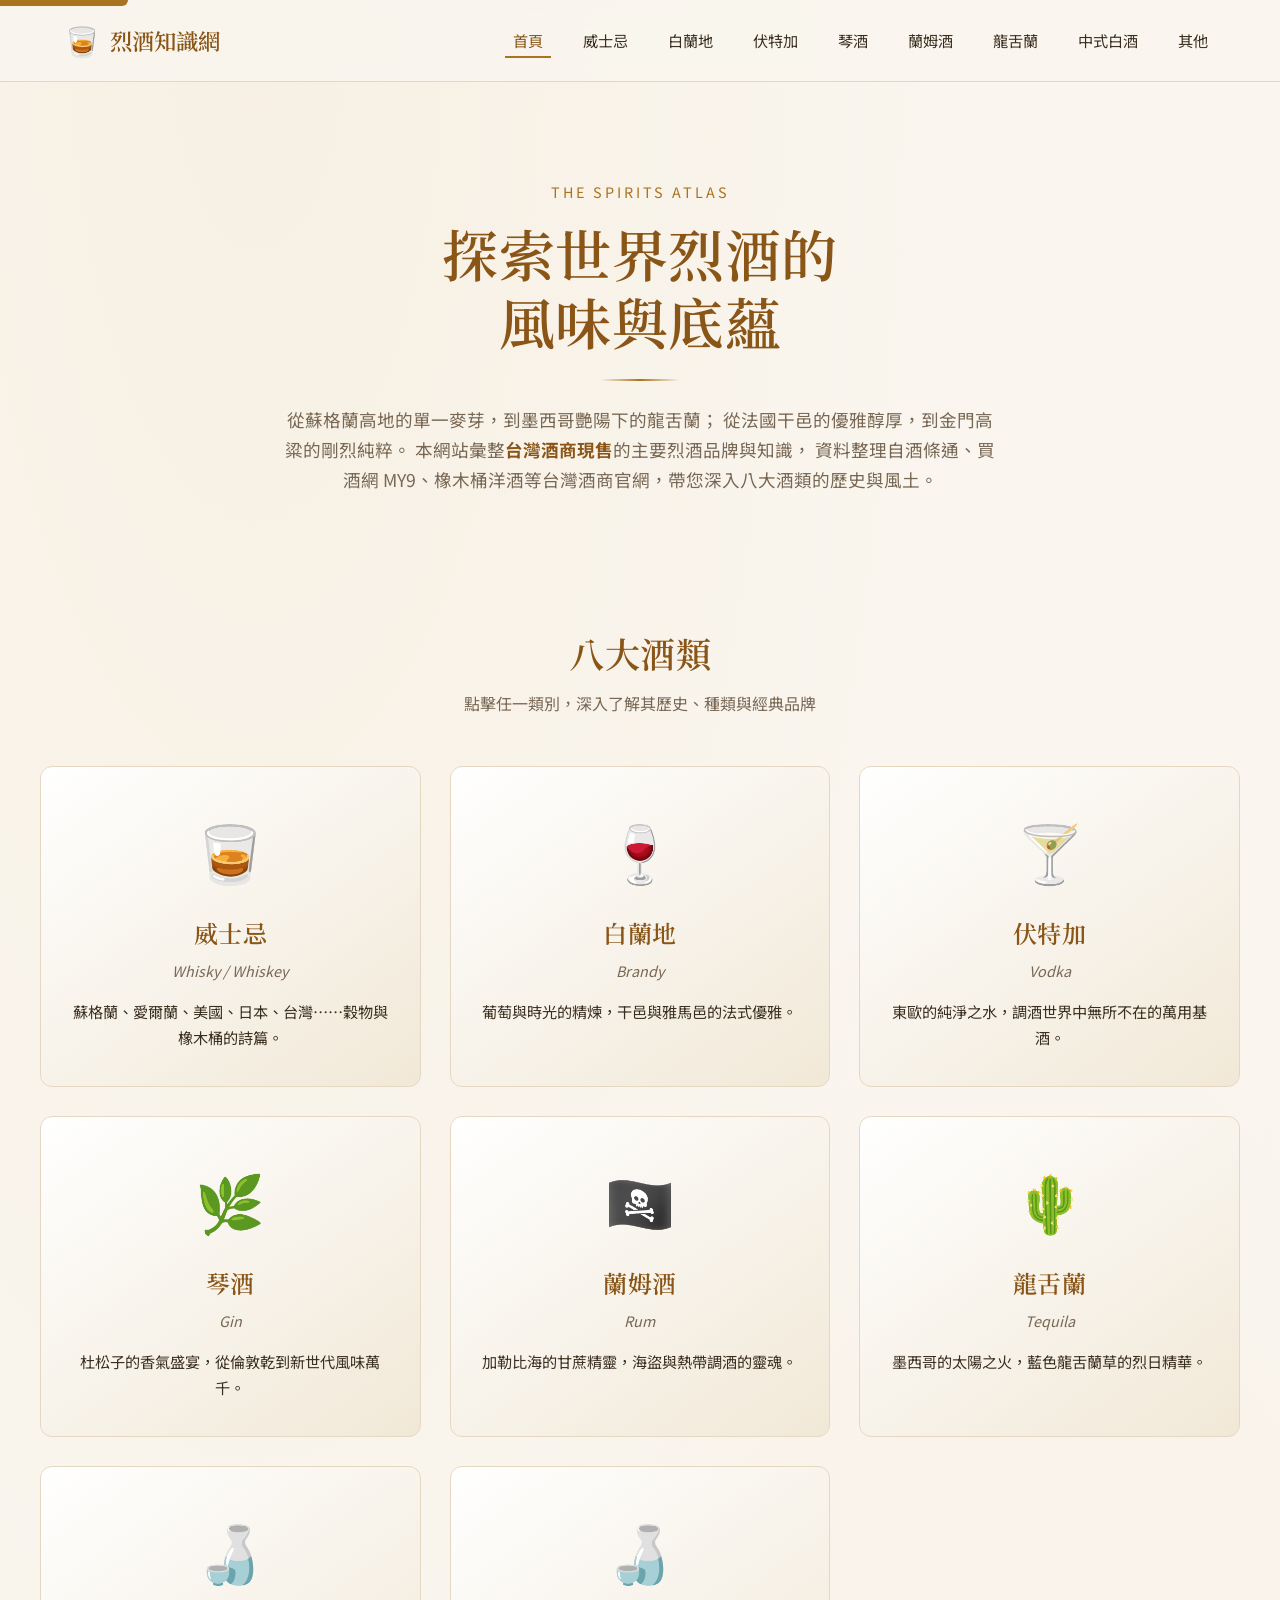
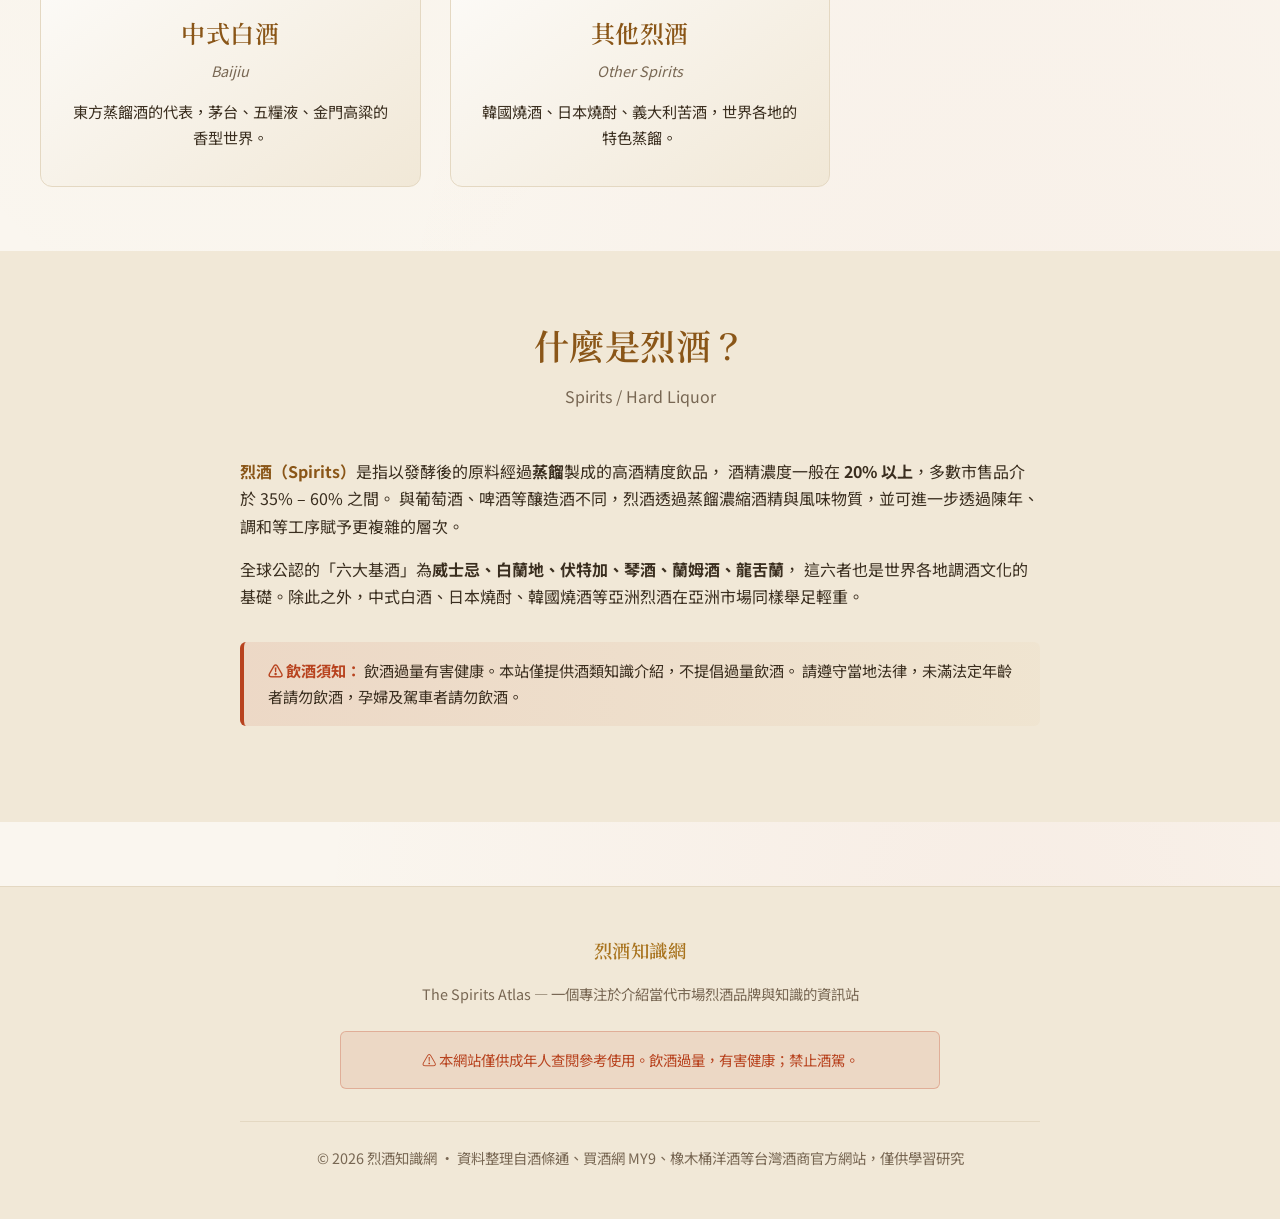
<file: index.html>
<!DOCTYPE html>
<html lang="zh-Hant">
<head>
  <meta charset="UTF-8">
  <meta name="viewport" content="width=device-width, initial-scale=1.0">
  <title>烈酒知識網 | The Spirits Atlas</title>
  <meta name="description" content="探索全球烈酒世界：威士忌、白蘭地、伏特加、琴酒、蘭姆酒、龍舌蘭、中式白酒等市場現售烈酒品牌與知識。">
  <link rel="preconnect" href="https://fonts.googleapis.com">
  <link rel="preconnect" href="https://fonts.gstatic.com" crossorigin>
  <link href="https://fonts.googleapis.com/css2?family=Noto+Sans+TC:wght@400;500;700&family=Noto+Serif+TC:wght@500;600;700&display=swap" rel="stylesheet">
  <link rel="stylesheet" href="css/style.css">
</head>
<body>

  <!-- 導覽列 -->
  <nav class="navbar">
    <div class="nav-container">
      <a href="index.html" class="nav-logo">
        <span class="logo-icon">🥃</span>
        <span>烈酒知識網</span>
      </a>
      <ul class="nav-menu">
        <li><a href="index.html">首頁</a></li>
        <li><a href="pages/whisky.html">威士忌</a></li>
        <li><a href="pages/brandy.html">白蘭地</a></li>
        <li><a href="pages/vodka.html">伏特加</a></li>
        <li><a href="pages/gin.html">琴酒</a></li>
        <li><a href="pages/rum.html">蘭姆酒</a></li>
        <li><a href="pages/tequila.html">龍舌蘭</a></li>
        <li><a href="pages/baijiu.html">中式白酒</a></li>
        <li><a href="pages/others.html">其他</a></li>
      </ul>
    </div>
  </nav>

  <!-- 英雄區 -->
  <section class="hero fade-in">
    <span class="hero-subtitle">The Spirits Atlas</span>
    <h1>探索世界烈酒的<br>風味與底蘊</h1>
    <div class="hero-divider"></div>
    <p class="hero-description">
      從蘇格蘭高地的單一麥芽，到墨西哥艷陽下的龍舌蘭；
      從法國干邑的優雅醇厚，到金門高粱的剛烈純粹。
      本網站彙整<strong style="color:var(--color-amber-light);">台灣酒商現售</strong>的主要烈酒品牌與知識，
      資料整理自酒條通、買酒網 MY9、橡木桶洋酒等台灣酒商官網，帶您深入八大酒類的歷史與風土。
    </p>
  </section>

  <!-- 類別卡片 -->
  <section class="section">
    <h2 class="section-title">八大酒類</h2>
    <p class="section-subtitle">點擊任一類別，深入了解其歷史、種類與經典品牌</p>

    <div class="category-grid">
      <a href="pages/whisky.html" class="category-card fade-in fade-in-delay-1">
        <span class="category-icon">🥃</span>
        <h3>威士忌</h3>
        <span class="category-en">Whisky / Whiskey</span>
        <p>蘇格蘭、愛爾蘭、美國、日本、台灣⋯⋯穀物與橡木桶的詩篇。</p>
      </a>

      <a href="pages/brandy.html" class="category-card fade-in fade-in-delay-1">
        <span class="category-icon">🍷</span>
        <h3>白蘭地</h3>
        <span class="category-en">Brandy</span>
        <p>葡萄與時光的精煉，干邑與雅馬邑的法式優雅。</p>
      </a>

      <a href="pages/vodka.html" class="category-card fade-in fade-in-delay-2">
        <span class="category-icon">🍸</span>
        <h3>伏特加</h3>
        <span class="category-en">Vodka</span>
        <p>東歐的純淨之水，調酒世界中無所不在的萬用基酒。</p>
      </a>

      <a href="pages/gin.html" class="category-card fade-in fade-in-delay-2">
        <span class="category-icon">🌿</span>
        <h3>琴酒</h3>
        <span class="category-en">Gin</span>
        <p>杜松子的香氣盛宴，從倫敦乾到新世代風味萬千。</p>
      </a>

      <a href="pages/rum.html" class="category-card fade-in fade-in-delay-3">
        <span class="category-icon">🏴‍☠️</span>
        <h3>蘭姆酒</h3>
        <span class="category-en">Rum</span>
        <p>加勒比海的甘蔗精靈，海盜與熱帶調酒的靈魂。</p>
      </a>

      <a href="pages/tequila.html" class="category-card fade-in fade-in-delay-3">
        <span class="category-icon">🌵</span>
        <h3>龍舌蘭</h3>
        <span class="category-en">Tequila</span>
        <p>墨西哥的太陽之火，藍色龍舌蘭草的烈日精華。</p>
      </a>

      <a href="pages/baijiu.html" class="category-card fade-in fade-in-delay-3">
        <span class="category-icon">🍶</span>
        <h3>中式白酒</h3>
        <span class="category-en">Baijiu</span>
        <p>東方蒸餾酒的代表，茅台、五糧液、金門高粱的香型世界。</p>
      </a>

      <a href="pages/others.html" class="category-card fade-in fade-in-delay-3">
        <span class="category-icon">🍶</span>
        <h3>其他烈酒</h3>
        <span class="category-en">Other Spirits</span>
        <p>韓國燒酒、日本燒酎、義大利苦酒，世界各地的特色蒸餾。</p>
      </a>
    </div>
  </section>

  <!-- 什麼是烈酒 -->
  <section class="section" style="background:var(--color-bg-soft);">
    <div class="container">
      <h2 class="section-title">什麼是烈酒？</h2>
      <p class="section-subtitle">Spirits / Hard Liquor</p>

      <div style="max-width:800px;margin:0 auto;">
        <p>
          <strong style="color:var(--color-amber-light);">烈酒（Spirits）</strong>是指以發酵後的原料經過<strong>蒸餾</strong>製成的高酒精度飲品，
          酒精濃度一般在 <strong>20% 以上</strong>，多數市售品介於 35% – 60% 之間。
          與葡萄酒、啤酒等釀造酒不同，烈酒透過蒸餾濃縮酒精與風味物質，並可進一步透過陳年、調和等工序賦予更複雜的層次。
        </p>

        <p>
          全球公認的「六大基酒」為<strong>威士忌、白蘭地、伏特加、琴酒、蘭姆酒、龍舌蘭</strong>，
          這六者也是世界各地調酒文化的基礎。除此之外，中式白酒、日本燒酎、韓國燒酒等亞洲烈酒在亞洲市場同樣舉足輕重。
        </p>

        <div class="notice-banner">
          <strong>⚠ 飲酒須知：</strong>
          飲酒過量有害健康。本站僅提供酒類知識介紹，不提倡過量飲酒。
          請遵守當地法律，未滿法定年齡者請勿飲酒，孕婦及駕車者請勿飲酒。
        </div>
      </div>
    </div>
  </section>

  <!-- 頁尾 -->
  <footer class="footer">
    <div class="footer-content">
      <h4>烈酒知識網</h4>
      <p>The Spirits Atlas — 一個專注於介紹當代市場烈酒品牌與知識的資訊站</p>

      <div class="disclaimer">
        ⚠ 本網站僅供成年人查閱參考使用。飲酒過量，有害健康；禁止酒駕。
      </div>

      <div class="footer-bottom">
        <p>© 2026 烈酒知識網 · 資料整理自酒條通、買酒網 MY9、橡木桶洋酒等台灣酒商官方網站，僅供學習研究</p>
      </div>
    </div>
  </footer>

  <!-- 返回頂部 -->
  <button class="back-to-top" id="backToTop" aria-label="返回頂部">↑</button>

  <script src="data/spirits.js"></script>
  <script src="data/wiki-images.js"></script>
  <script src="js/main.js"></script>
</body>
</html>
</file>
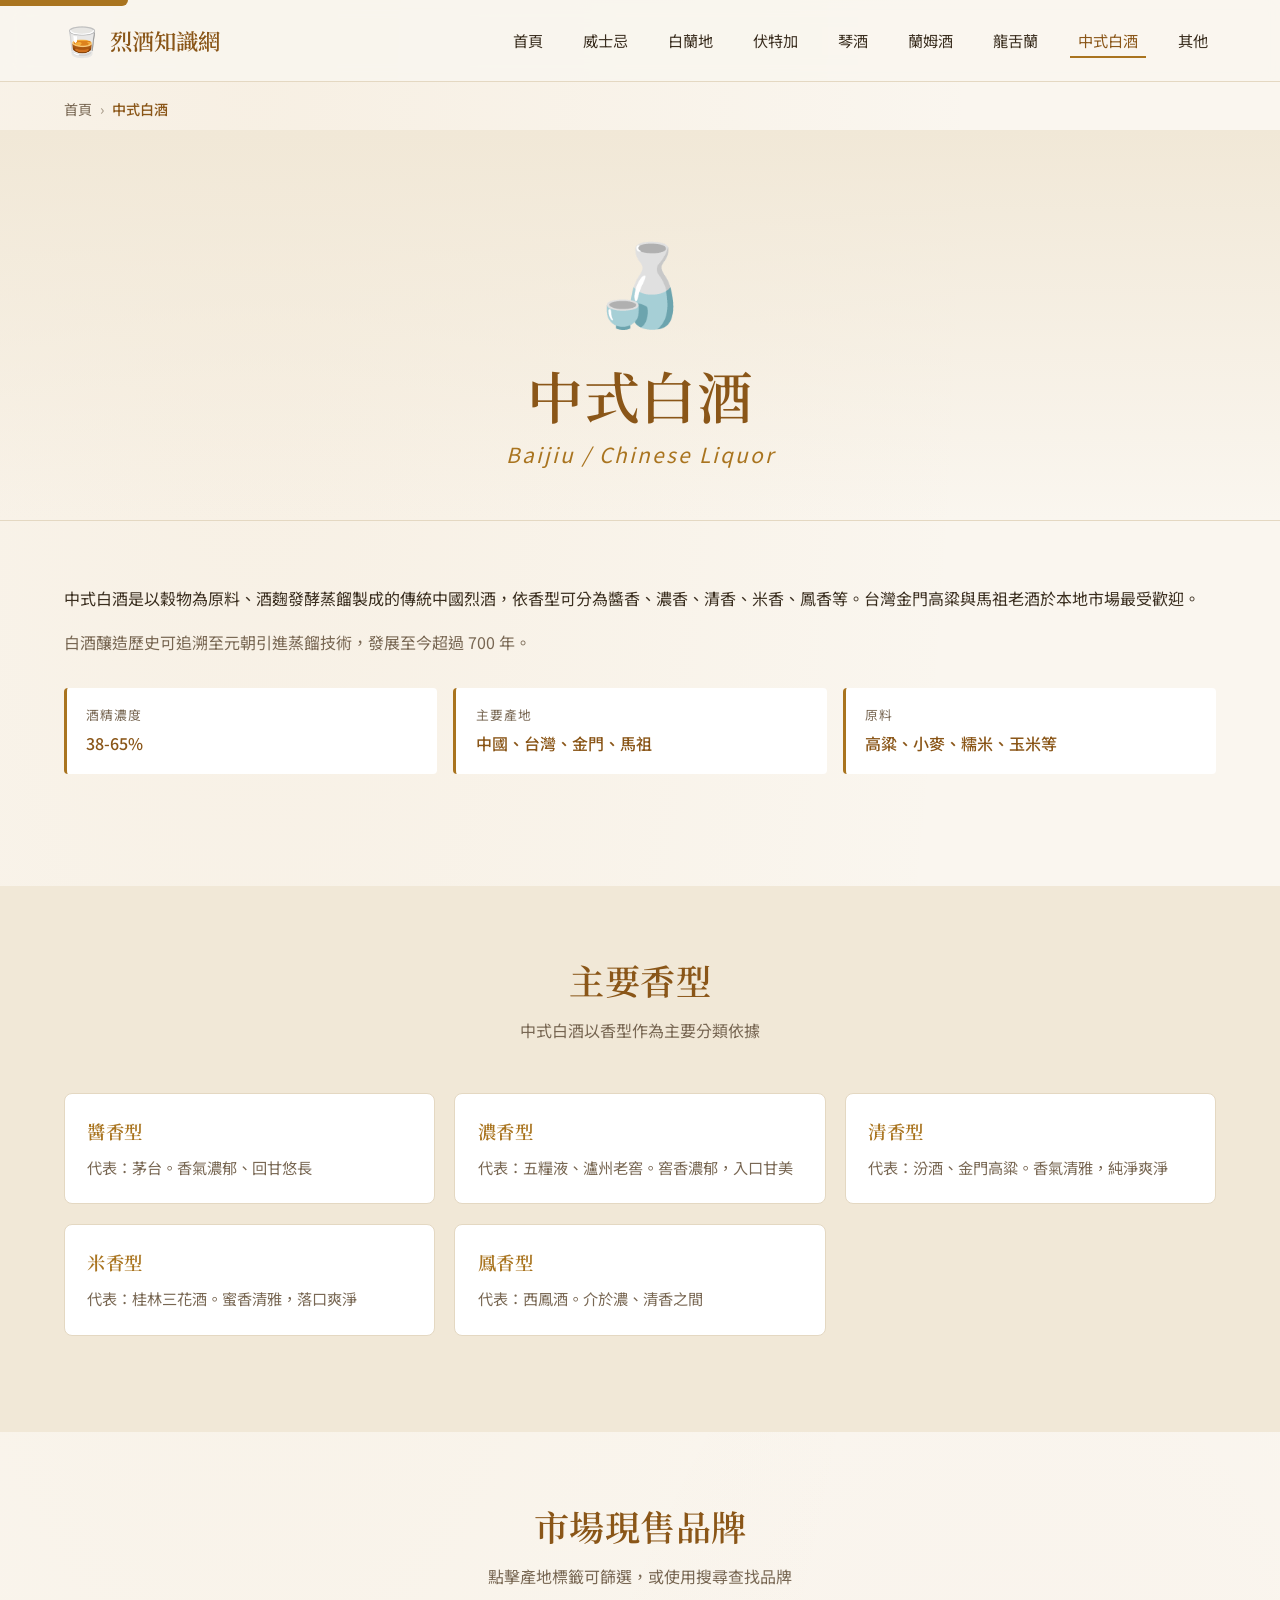
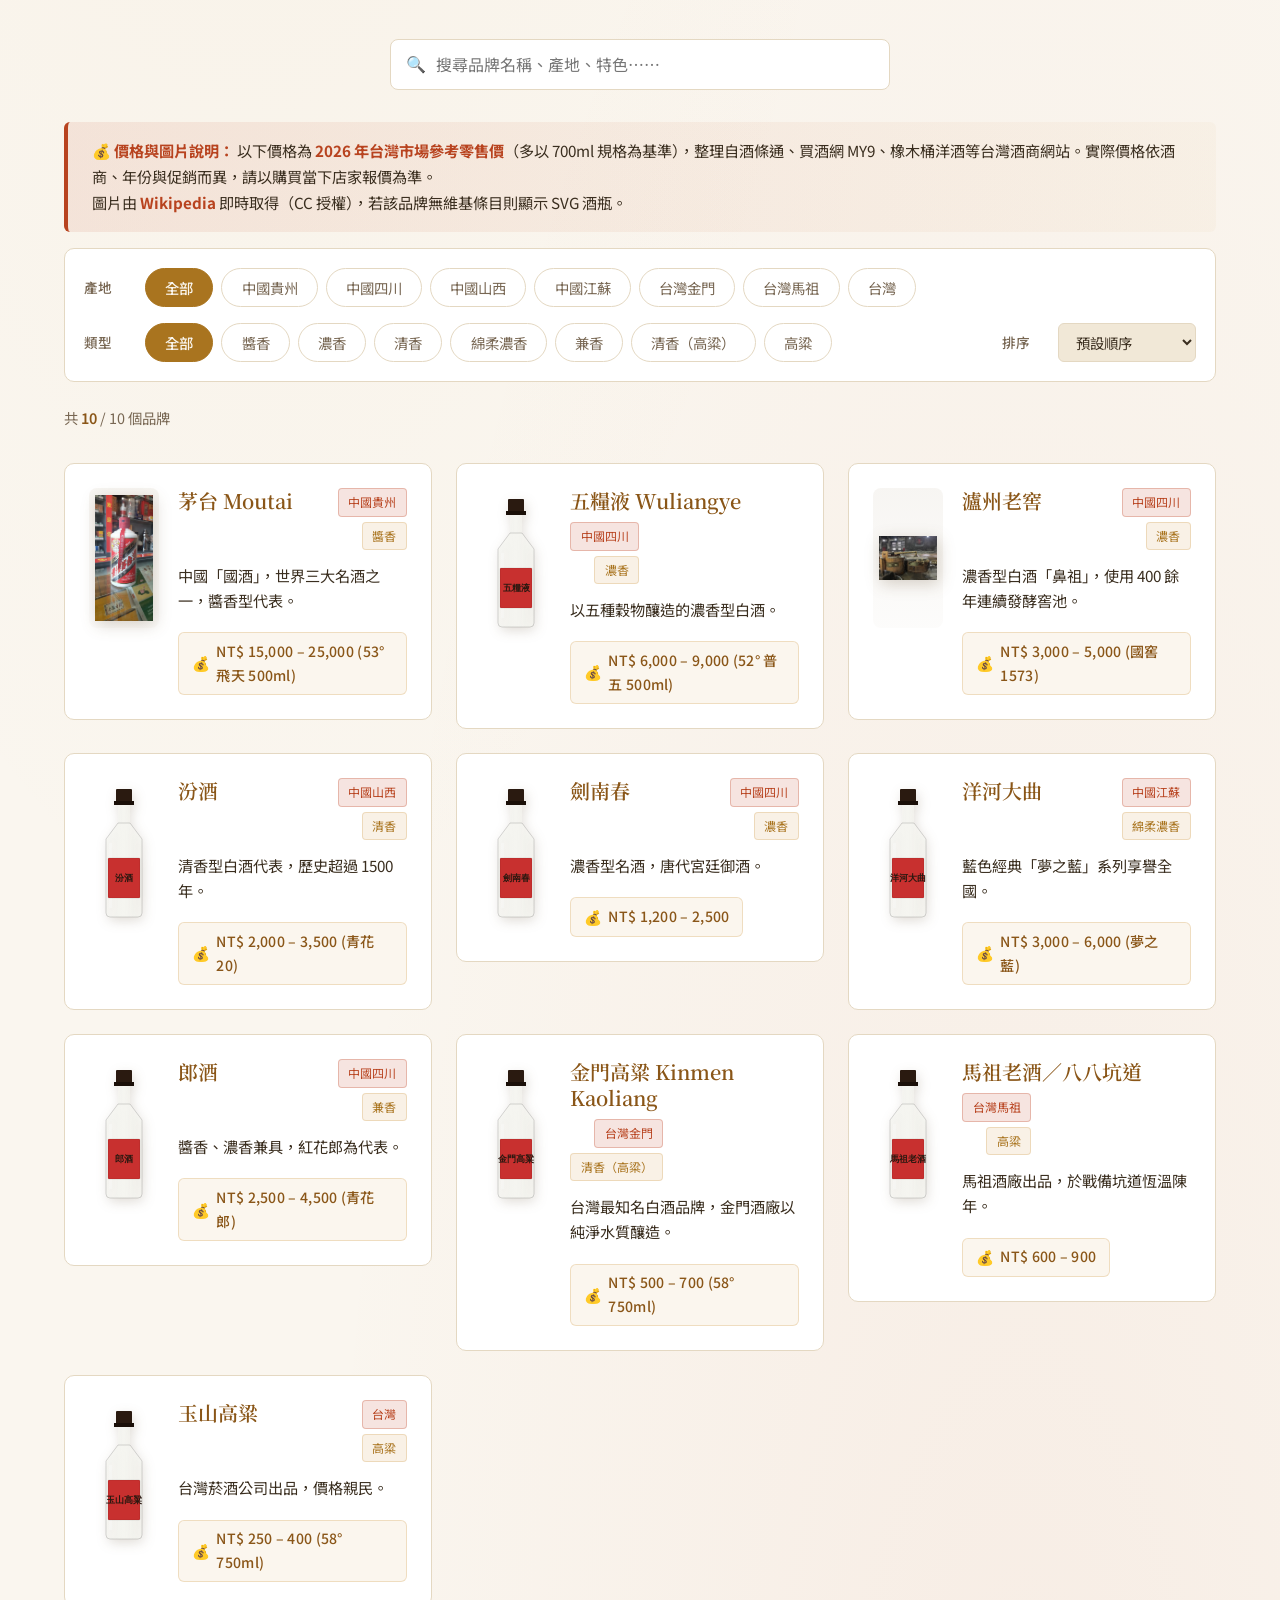
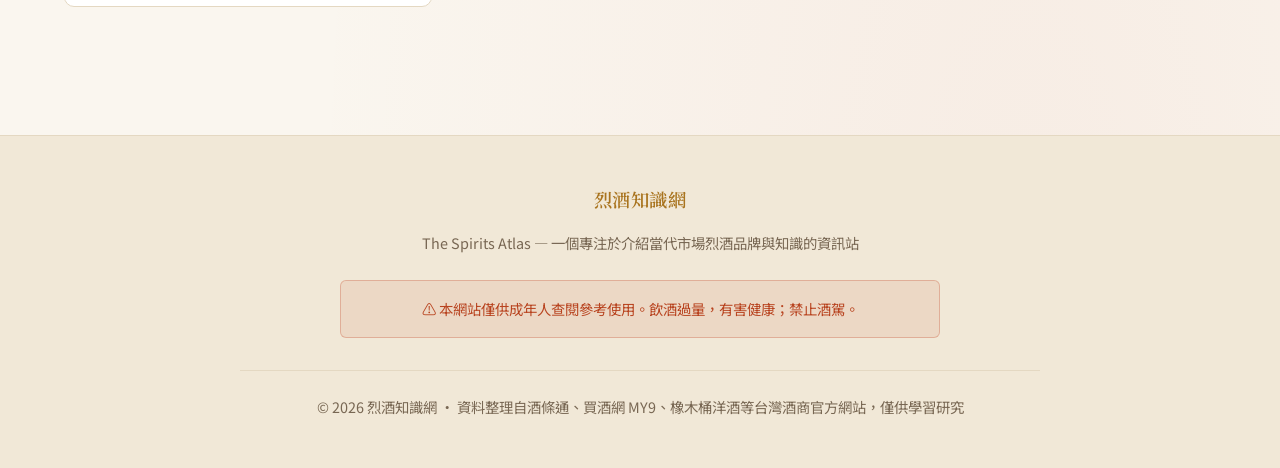
<file: pages/baijiu.html>
<!DOCTYPE html>
<html lang="zh-Hant">
<head>
  <meta charset="UTF-8">
  <meta name="viewport" content="width=device-width, initial-scale=1.0">
  <title>中式白酒 Baijiu | 烈酒知識網</title>
  <meta name="description" content="中式白酒完整指南：醬香、濃香、清香等香型，以及茅台、五糧液、金門高粱等品牌介紹。">
  <link rel="preconnect" href="https://fonts.googleapis.com">
  <link rel="preconnect" href="https://fonts.gstatic.com" crossorigin>
  <link href="https://fonts.googleapis.com/css2?family=Noto+Sans+TC:wght@400;500;700&family=Noto+Serif+TC:wght@500;600;700&display=swap" rel="stylesheet">
  <link rel="stylesheet" href="../css/style.css">
</head>
<body data-spirit="baijiu">

  <nav class="navbar">
    <div class="nav-container">
      <a href="../index.html" class="nav-logo">
        <span class="logo-icon">🥃</span>
        <span>烈酒知識網</span>
      </a>
      <ul class="nav-menu">
        <li><a href="../index.html">首頁</a></li>
        <li><a href="whisky.html">威士忌</a></li>
        <li><a href="brandy.html">白蘭地</a></li>
        <li><a href="vodka.html">伏特加</a></li>
        <li><a href="gin.html">琴酒</a></li>
        <li><a href="rum.html">蘭姆酒</a></li>
        <li><a href="tequila.html">龍舌蘭</a></li>
        <li><a href="baijiu.html">中式白酒</a></li>
        <li><a href="others.html">其他</a></li>
      </ul>
    </div>
  </nav>

  <header class="page-header" id="pageHeader"></header>

  <section class="section">
    <div class="container">
      <div id="description"></div>
      <div class="info-grid" id="infoGrid"></div>
    </div>
  </section>

  <section class="section" id="typesSection" style="background:var(--color-bg-soft);">
    <div class="container">
      <h2 class="section-title">主要香型</h2>
      <p class="section-subtitle">中式白酒以香型作為主要分類依據</p>
      <div class="types-list" id="typesList"></div>
    </div>
  </section>

  <section class="section">
    <div class="container">
      <h2 class="section-title">市場現售品牌</h2>
      <p class="section-subtitle">點擊產地標籤可篩選，或使用搜尋查找品牌</p>

      <div class="search-box">
        <input type="text" id="searchInput" placeholder="搜尋品牌名稱、產地、特色⋯⋯">
      </div>

      <div class="notice-banner" style="margin-bottom:1rem;">
        <strong>💰 價格與圖片說明：</strong>
        以下價格為 <strong>2026 年台灣市場參考零售價</strong>（多以 700ml 規格為基準），整理自酒條通、買酒網 MY9、橡木桶洋酒等台灣酒商網站。實際價格依酒商、年份與促銷而異，請以購買當下店家報價為準。<br>圖片由 <strong>Wikipedia</strong> 即時取得（CC 授權），若該品牌無維基條目則顯示 SVG 酒瓶。
      </div>

      <div class="filter-bar" id="filterBar"></div>

      <div class="brands-grid" id="brandsGrid"></div>
    </div>
  </section>

  <footer class="footer">
    <div class="footer-content">
      <h4>烈酒知識網</h4>
      <p>The Spirits Atlas — 一個專注於介紹當代市場烈酒品牌與知識的資訊站</p>
      <div class="disclaimer">
        ⚠ 本網站僅供成年人查閱參考使用。飲酒過量，有害健康；禁止酒駕。
      </div>
      <div class="footer-bottom">
        <p>© 2026 烈酒知識網 · 資料整理自酒條通、買酒網 MY9、橡木桶洋酒等台灣酒商官方網站，僅供學習研究</p>
      </div>
    </div>
  </footer>

  <button class="back-to-top" id="backToTop" aria-label="返回頂部">↑</button>

  <script src="../data/spirits.js"></script>
  <script src="../data/wiki-images.js"></script>
  <script src="../js/main.js"></script>
</body>
</html>
</file>
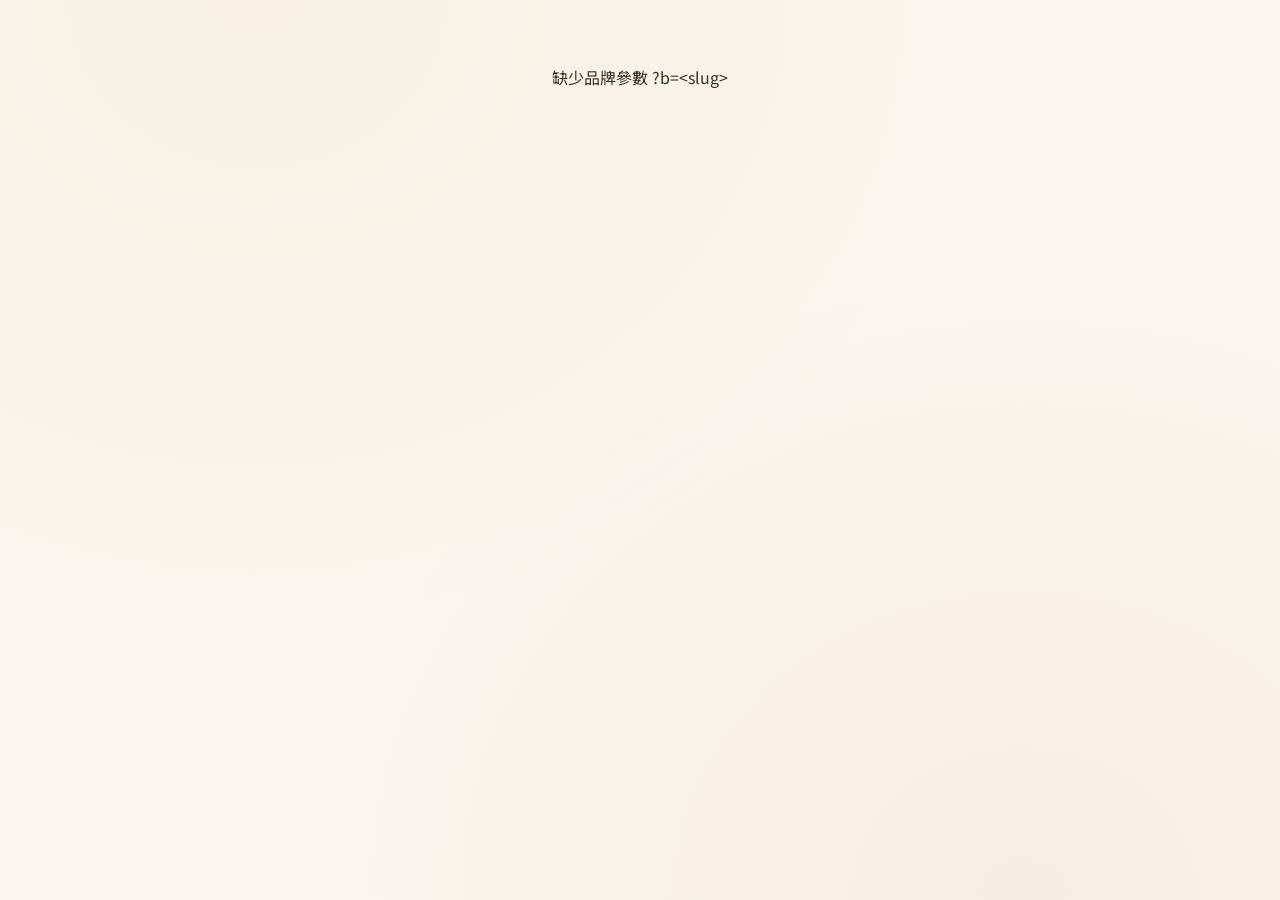
<file: pages/brand.html>
<!DOCTYPE html>
<html lang="zh-Hant">
<head>
  <meta charset="UTF-8">
  <meta name="viewport" content="width=device-width, initial-scale=1.0">
  <title id="pageTitle">品牌詳情 | 烈酒知識網</title>
  <meta name="description" id="pageDesc" content="烈酒品牌與現售酒款介紹">
  <link rel="preconnect" href="https://fonts.googleapis.com">
  <link rel="preconnect" href="https://fonts.gstatic.com" crossorigin>
  <link href="https://fonts.googleapis.com/css2?family=Noto+Sans+TC:wght@400;500;700&family=Noto+Serif+TC:wght@500;600;700&display=swap" rel="stylesheet">
  <link rel="stylesheet" href="../css/style.css">
</head>
<body data-brand-page="1">

  <nav class="navbar">
    <div class="nav-container">
      <a href="../index.html" class="nav-logo">
        <span class="logo-icon">🥃</span>
        <span>烈酒知識網</span>
      </a>
      <ul class="nav-menu">
        <li><a href="../index.html">首頁</a></li>
        <li><a href="whisky.html">威士忌</a></li>
        <li><a href="brandy.html">白蘭地</a></li>
        <li><a href="vodka.html">伏特加</a></li>
        <li><a href="gin.html">琴酒</a></li>
        <li><a href="rum.html">蘭姆酒</a></li>
        <li><a href="tequila.html">龍舌蘭</a></li>
        <li><a href="baijiu.html">中式白酒</a></li>
        <li><a href="others.html">其他</a></li>
      </ul>
    </div>
  </nav>

  <header class="page-header" id="brandHeader"></header>

  <section class="section">
    <div class="container">
      <a id="backLink" class="back-link" href="../index.html">← 返回</a>
      <div id="brandDescription"></div>
      <div class="info-grid" id="brandInfoGrid"></div>
    </div>
  </section>

  <section class="section" style="background:var(--color-bg-soft);">
    <div class="container">
      <h2 class="section-title">現售酒款</h2>
      <p class="section-subtitle">台灣市場主要販售酒款，商品圖快取自公開零售商網站，僅供辨識參考</p>
      <div class="products-grid" id="productsGrid"></div>
      <p id="noProducts" class="no-products" style="display:none;">尚未整理該品牌的酒款資料，歡迎回報補充。</p>
    </div>
  </section>

  <footer class="footer">
    <div class="footer-content">
      <h4>烈酒知識網</h4>
      <p>The Spirits Atlas — 一個專注於介紹當代市場烈酒品牌與知識的資訊站</p>
      <div class="disclaimer">
        ⚠ 本網站僅供成年人查閱參考使用。飲酒過量，有害健康；禁止酒駕。
      </div>
      <div class="footer-bottom">
        <p>© 2026 烈酒知識網 · 資料整理自酒條通、買酒網 MY9、橡木桶洋酒等台灣酒商官方網站，僅供學習研究</p>
      </div>
    </div>
  </footer>

  <button class="back-to-top" id="backToTop" aria-label="返回頂部">↑</button>

  <script src="../data/spirits.js"></script>
  <script src="../data/wiki-images.js"></script>
  <script src="../data/brand-products.js"></script>
  <script src="../data/product-images.js"></script>
  <script src="../js/main.js"></script>
</body>
</html>
</file>
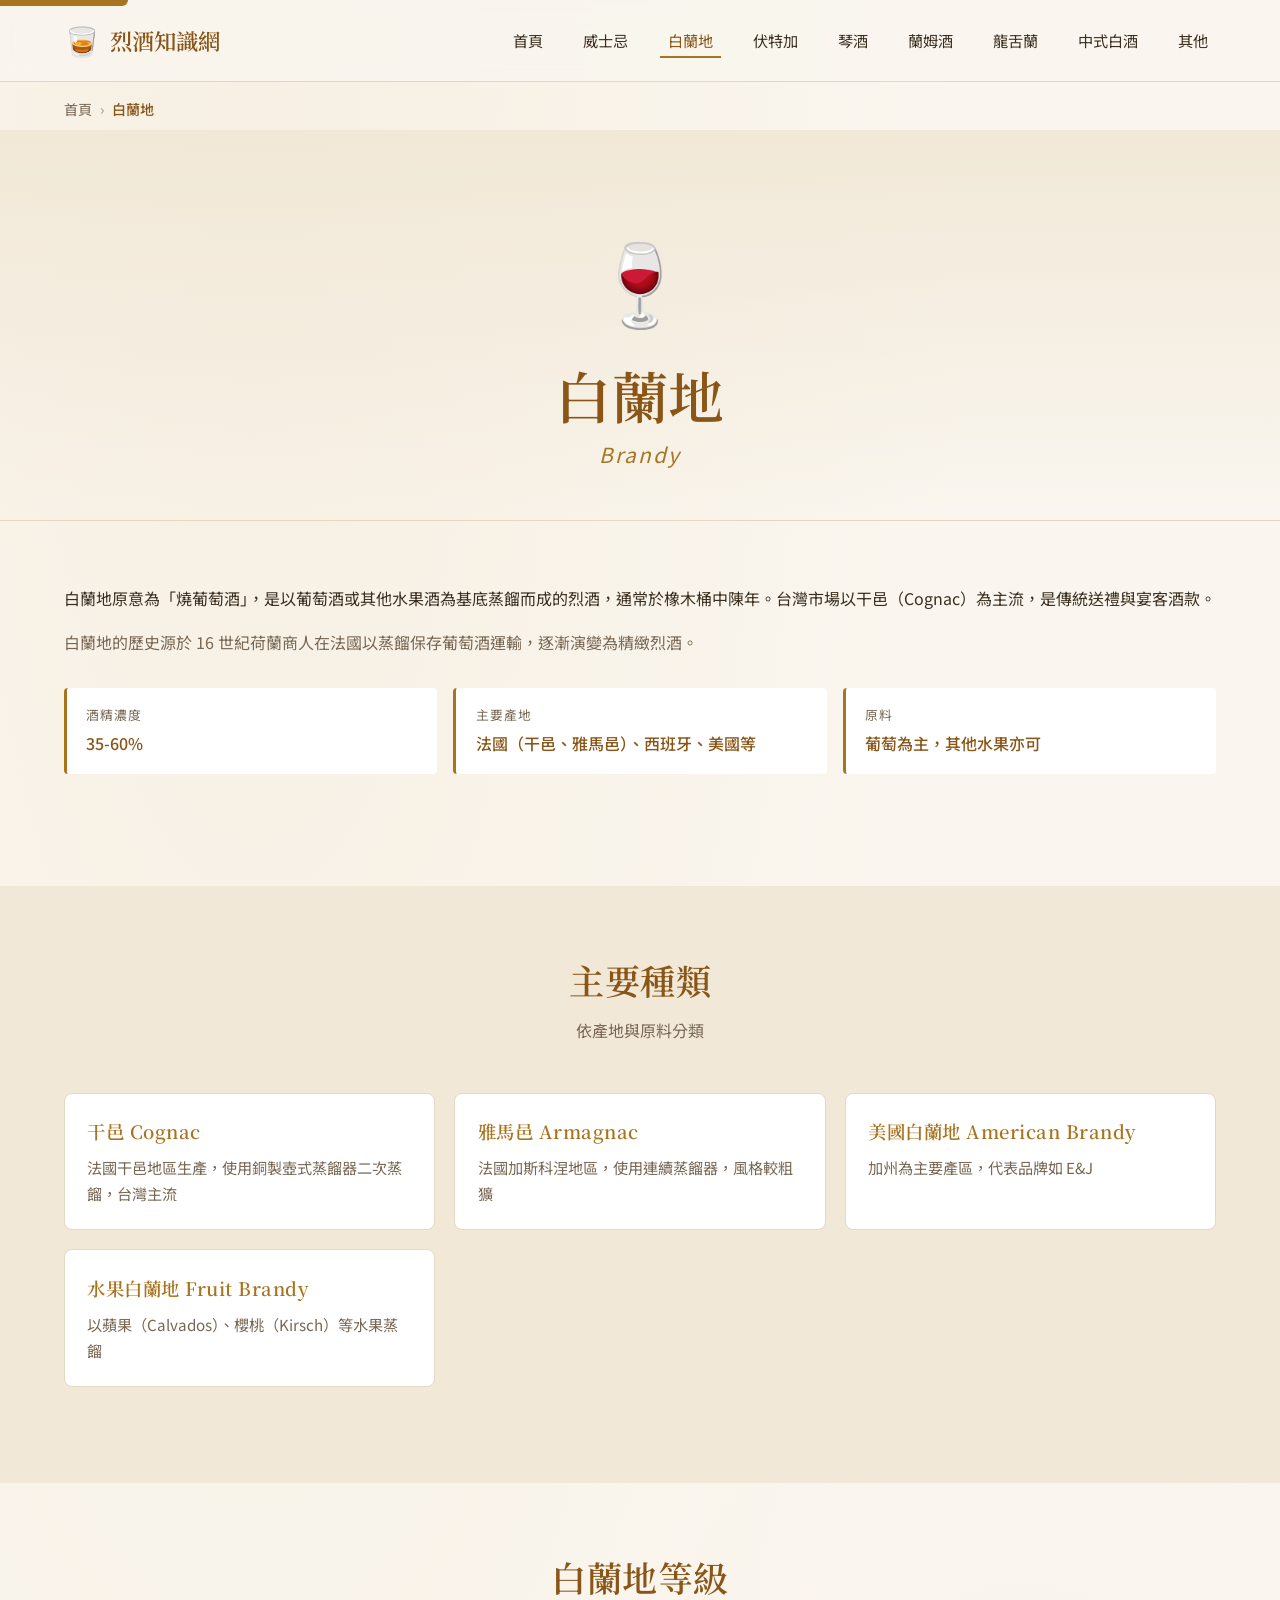
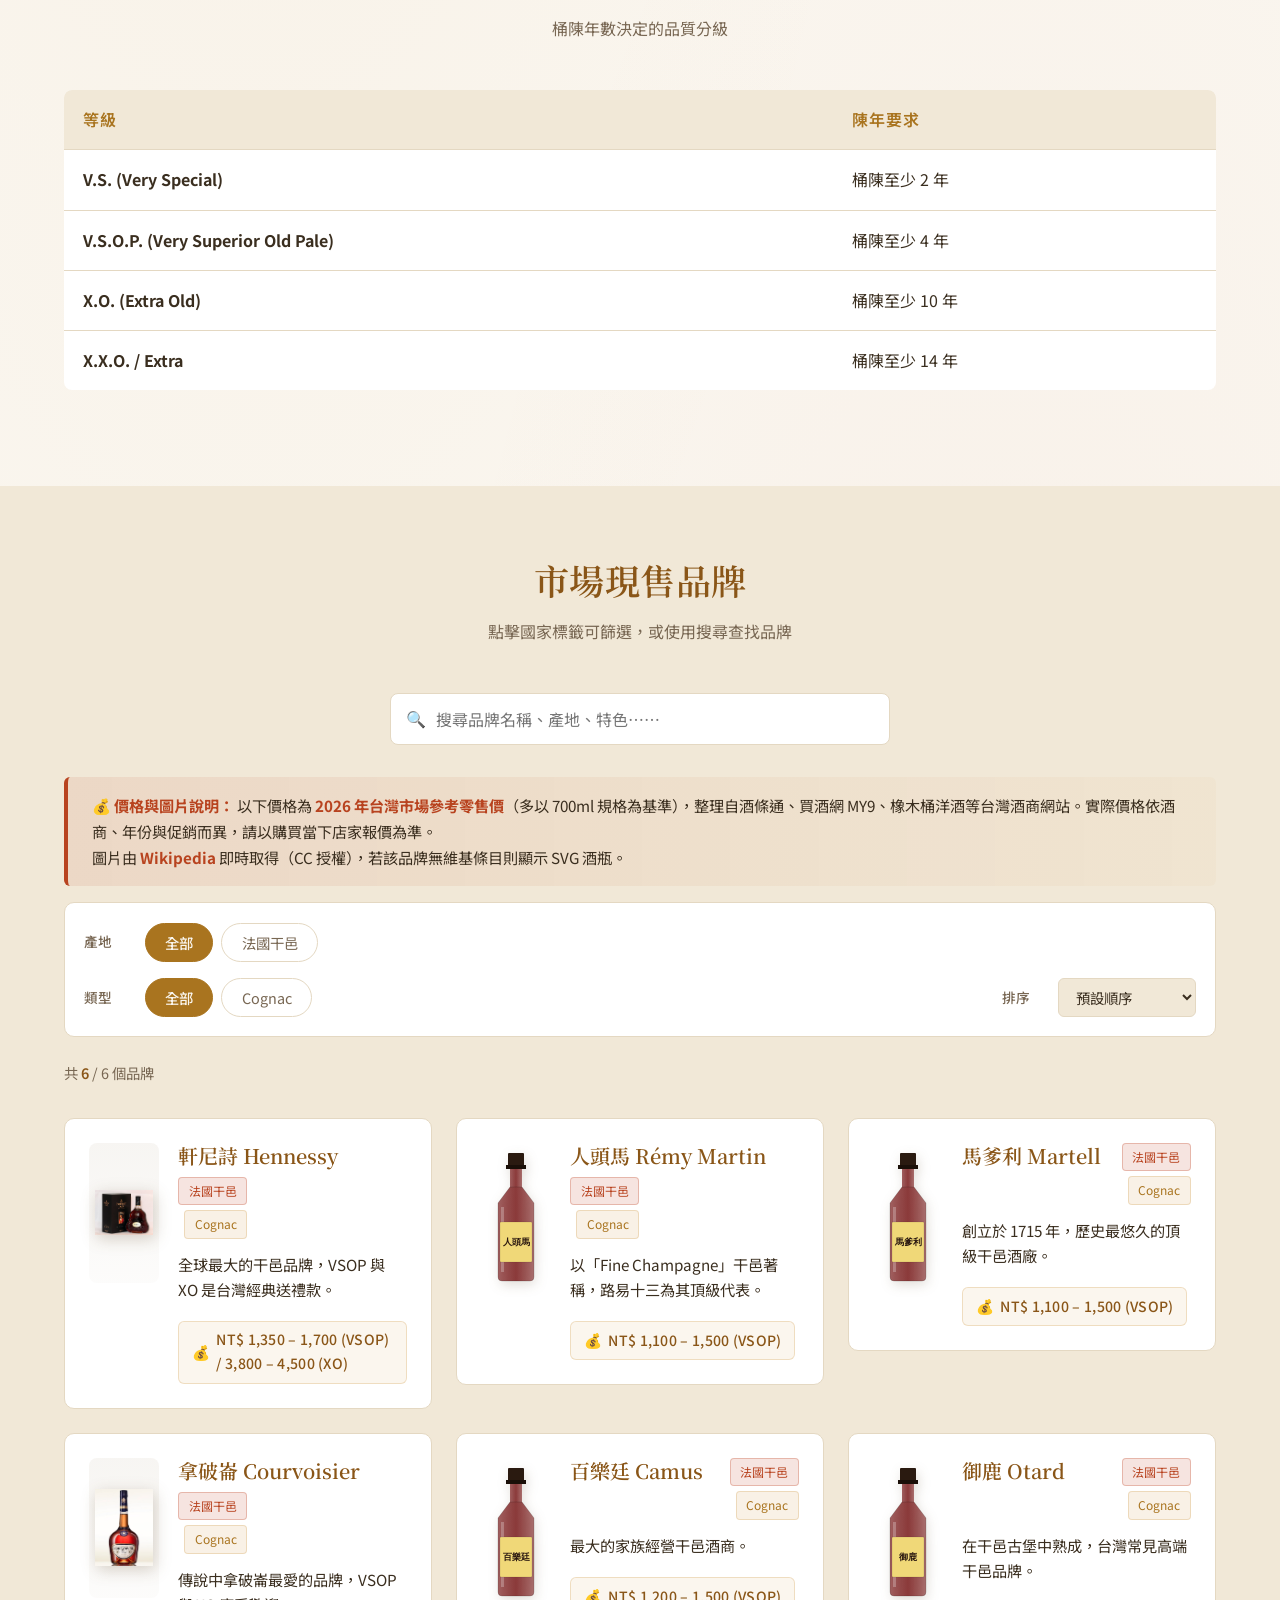
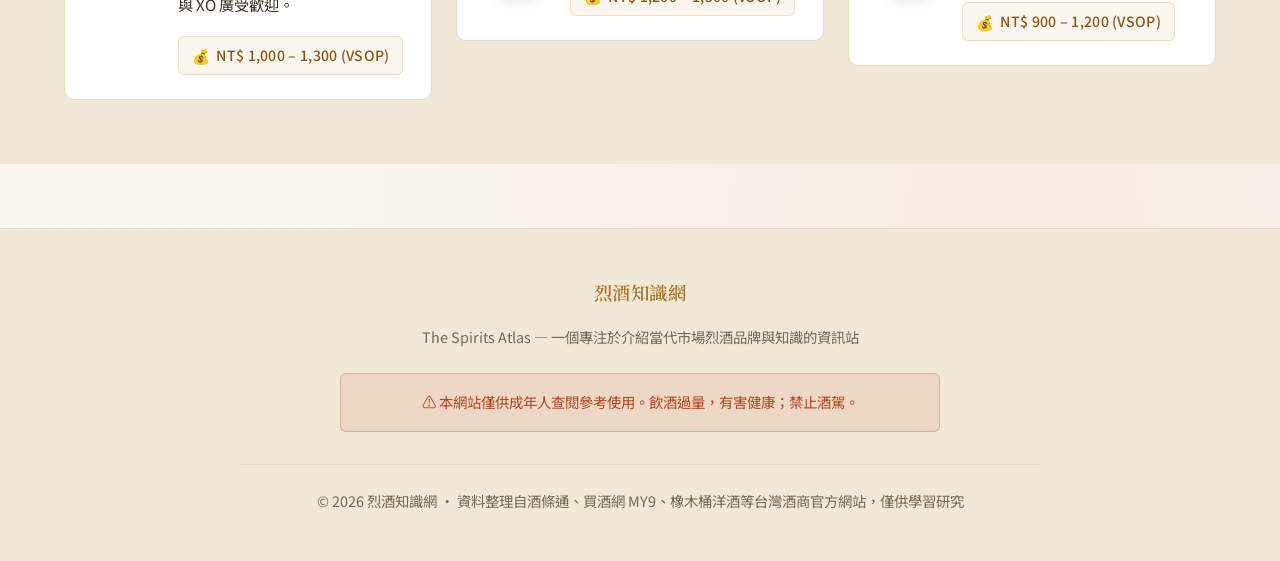
<file: pages/brandy.html>
<!DOCTYPE html>
<html lang="zh-Hant">
<head>
  <meta charset="UTF-8">
  <meta name="viewport" content="width=device-width, initial-scale=1.0">
  <title>白蘭地 Brandy | 烈酒知識網</title>
  <meta name="description" content="白蘭地完整指南：干邑、雅馬邑等白蘭地的種類、等級與市場品牌介紹。">
  <link rel="preconnect" href="https://fonts.googleapis.com">
  <link rel="preconnect" href="https://fonts.gstatic.com" crossorigin>
  <link href="https://fonts.googleapis.com/css2?family=Noto+Sans+TC:wght@400;500;700&family=Noto+Serif+TC:wght@500;600;700&display=swap" rel="stylesheet">
  <link rel="stylesheet" href="../css/style.css">
</head>
<body data-spirit="brandy">

  <nav class="navbar">
    <div class="nav-container">
      <a href="../index.html" class="nav-logo">
        <span class="logo-icon">🥃</span>
        <span>烈酒知識網</span>
      </a>
      <ul class="nav-menu">
        <li><a href="../index.html">首頁</a></li>
        <li><a href="whisky.html">威士忌</a></li>
        <li><a href="brandy.html">白蘭地</a></li>
        <li><a href="vodka.html">伏特加</a></li>
        <li><a href="gin.html">琴酒</a></li>
        <li><a href="rum.html">蘭姆酒</a></li>
        <li><a href="tequila.html">龍舌蘭</a></li>
        <li><a href="baijiu.html">中式白酒</a></li>
        <li><a href="others.html">其他</a></li>
      </ul>
    </div>
  </nav>

  <header class="page-header" id="pageHeader"></header>

  <section class="section">
    <div class="container">
      <div id="description"></div>
      <div class="info-grid" id="infoGrid"></div>
    </div>
  </section>

  <section class="section" id="typesSection" style="background:var(--color-bg-soft);">
    <div class="container">
      <h2 class="section-title">主要種類</h2>
      <p class="section-subtitle">依產地與原料分類</p>
      <div class="types-list" id="typesList"></div>
    </div>
  </section>

  <section class="section">
    <div class="container">
      <h2 class="section-title">白蘭地等級</h2>
      <p class="section-subtitle">桶陳年數決定的品質分級</p>
      <div id="gradesTable"></div>
    </div>
  </section>

  <section class="section" style="background:var(--color-bg-soft);">
    <div class="container">
      <h2 class="section-title">市場現售品牌</h2>
      <p class="section-subtitle">點擊國家標籤可篩選，或使用搜尋查找品牌</p>

      <div class="search-box">
        <input type="text" id="searchInput" placeholder="搜尋品牌名稱、產地、特色⋯⋯">
      </div>

      <div class="notice-banner" style="margin-bottom:1rem;">
        <strong>💰 價格與圖片說明：</strong>
        以下價格為 <strong>2026 年台灣市場參考零售價</strong>（多以 700ml 規格為基準），整理自酒條通、買酒網 MY9、橡木桶洋酒等台灣酒商網站。實際價格依酒商、年份與促銷而異，請以購買當下店家報價為準。<br>圖片由 <strong>Wikipedia</strong> 即時取得（CC 授權），若該品牌無維基條目則顯示 SVG 酒瓶。
      </div>

      <div class="filter-bar" id="filterBar"></div>

      <div class="brands-grid" id="brandsGrid"></div>
    </div>
  </section>

  <footer class="footer">
    <div class="footer-content">
      <h4>烈酒知識網</h4>
      <p>The Spirits Atlas — 一個專注於介紹當代市場烈酒品牌與知識的資訊站</p>
      <div class="disclaimer">
        ⚠ 本網站僅供成年人查閱參考使用。飲酒過量，有害健康；禁止酒駕。
      </div>
      <div class="footer-bottom">
        <p>© 2026 烈酒知識網 · 資料整理自酒條通、買酒網 MY9、橡木桶洋酒等台灣酒商官方網站，僅供學習研究</p>
      </div>
    </div>
  </footer>

  <button class="back-to-top" id="backToTop" aria-label="返回頂部">↑</button>

  <script src="../data/spirits.js"></script>
  <script src="../data/wiki-images.js"></script>
  <script src="../js/main.js"></script>
</body>
</html>
</file>
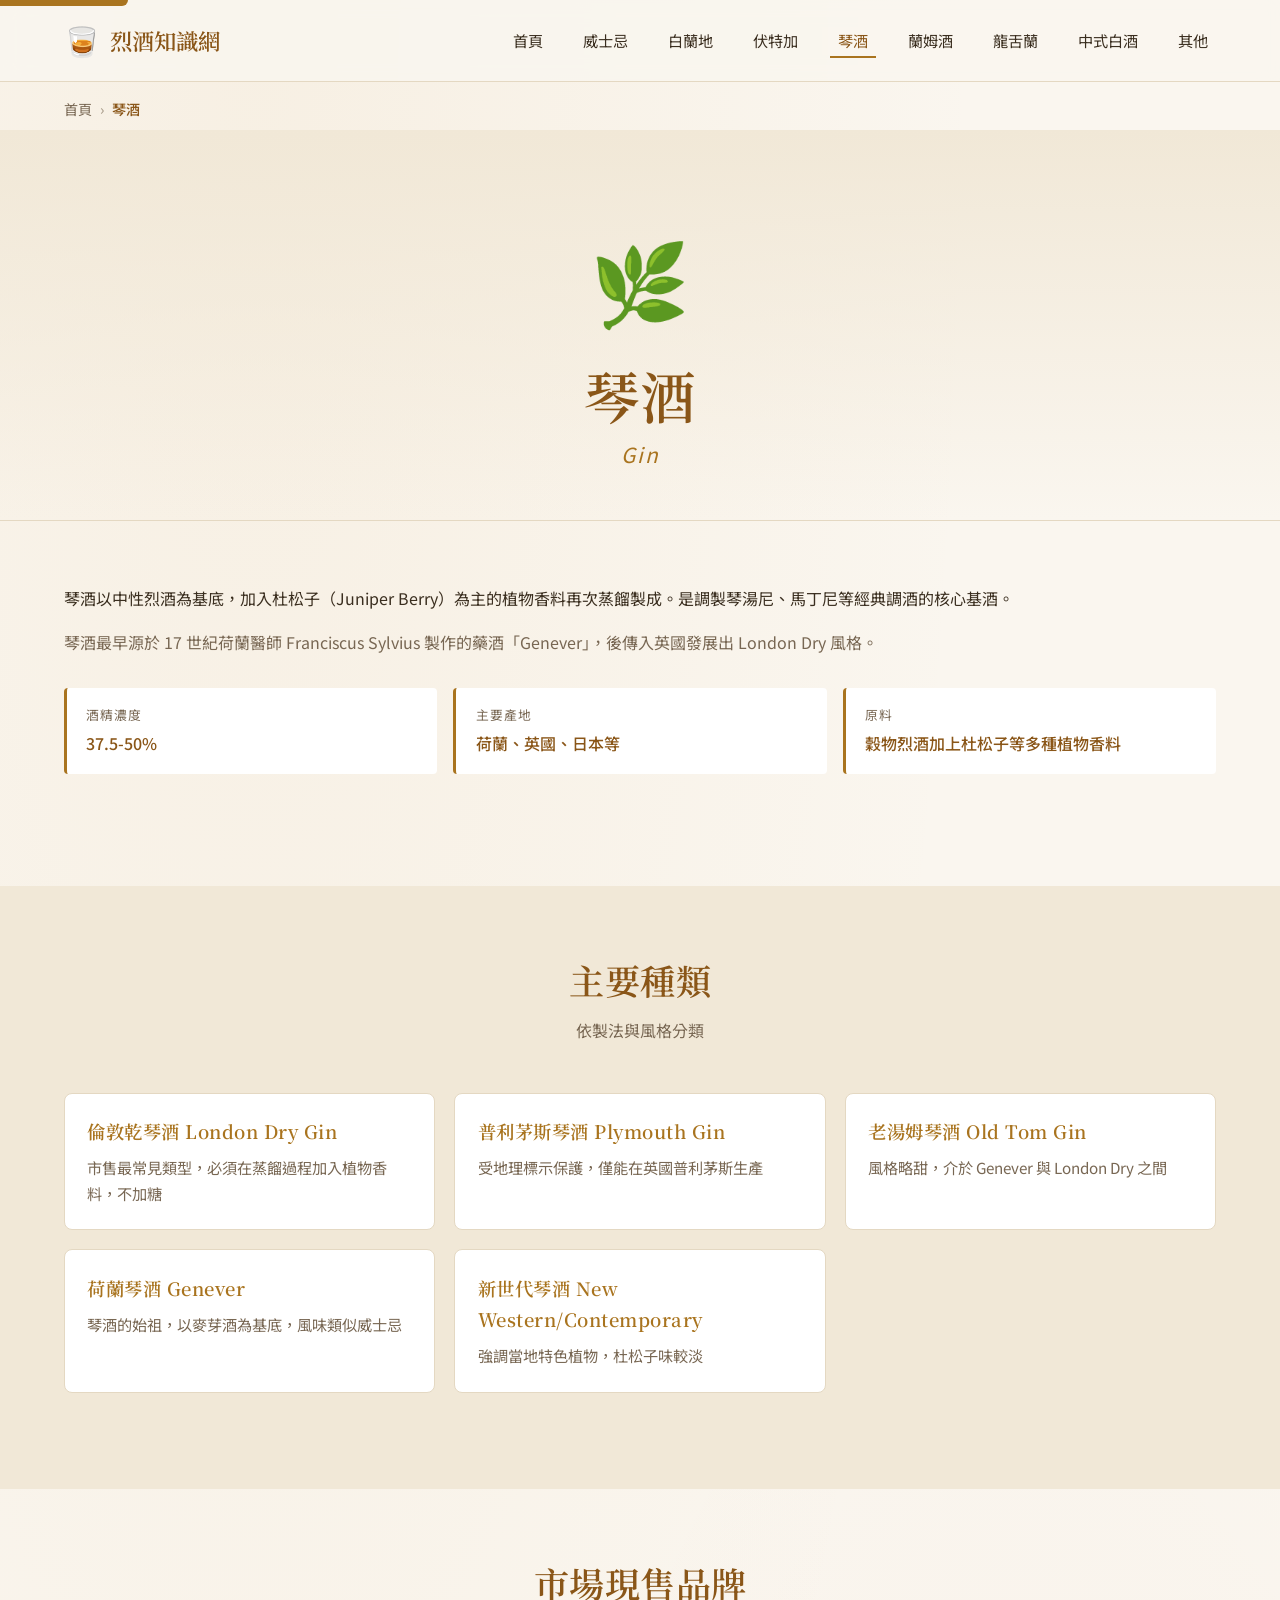
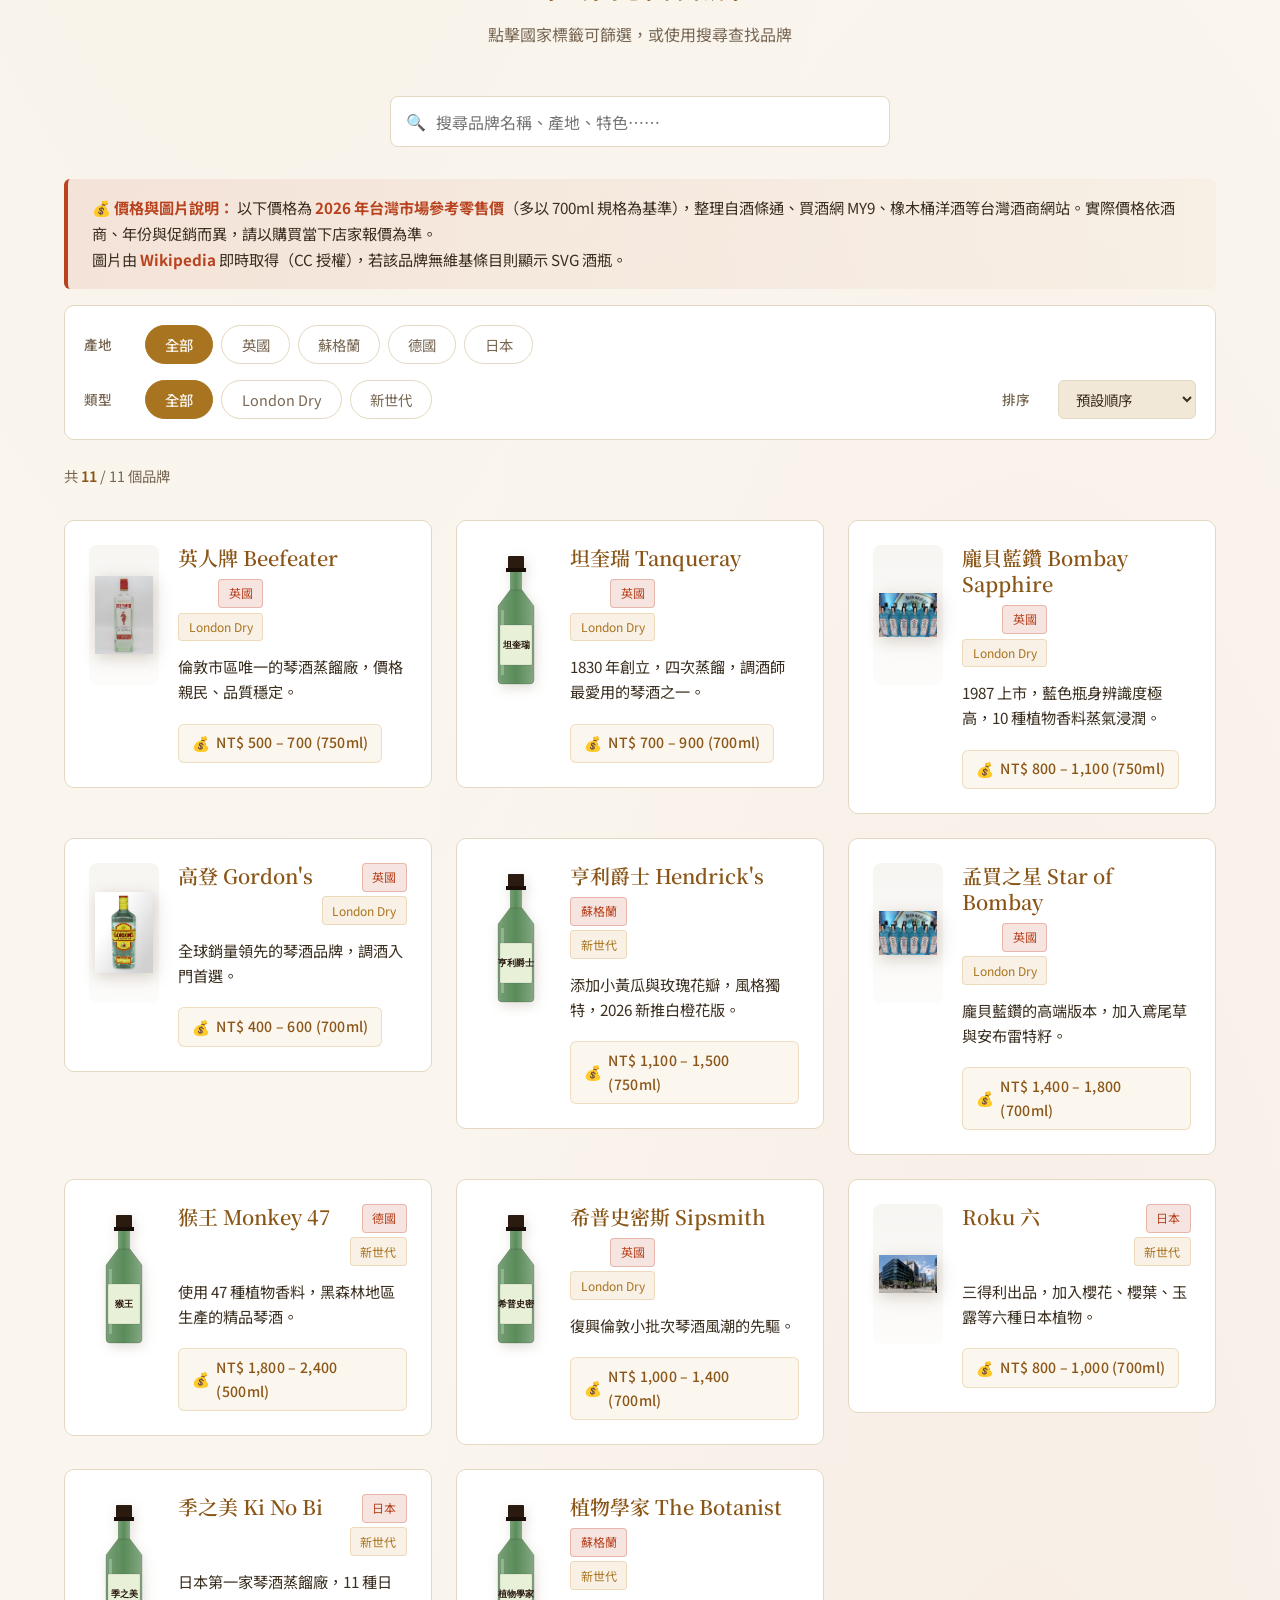
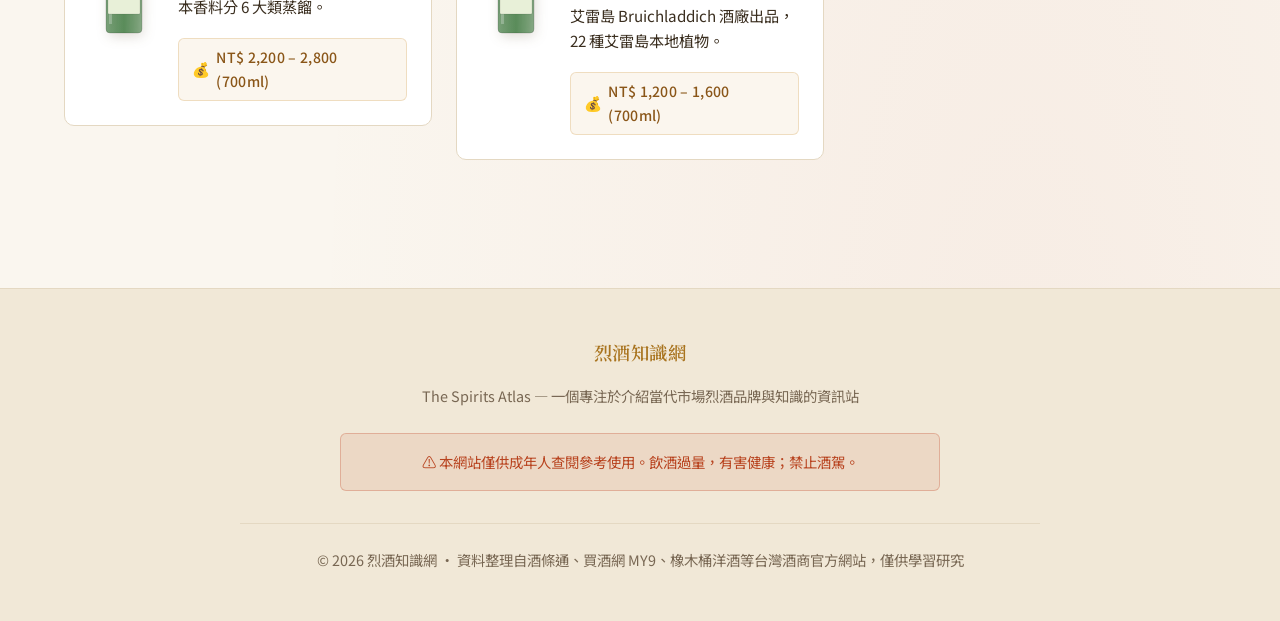
<file: pages/gin.html>
<!DOCTYPE html>
<html lang="zh-Hant">
<head>
  <meta charset="UTF-8">
  <meta name="viewport" content="width=device-width, initial-scale=1.0">
  <title>琴酒 Gin | 烈酒知識網</title>
  <meta name="description" content="琴酒完整指南：倫敦乾、普利茅斯、荷蘭琴酒等種類與市場品牌介紹。">
  <link rel="preconnect" href="https://fonts.googleapis.com">
  <link rel="preconnect" href="https://fonts.gstatic.com" crossorigin>
  <link href="https://fonts.googleapis.com/css2?family=Noto+Sans+TC:wght@400;500;700&family=Noto+Serif+TC:wght@500;600;700&display=swap" rel="stylesheet">
  <link rel="stylesheet" href="../css/style.css">
</head>
<body data-spirit="gin">

  <nav class="navbar">
    <div class="nav-container">
      <a href="../index.html" class="nav-logo">
        <span class="logo-icon">🥃</span>
        <span>烈酒知識網</span>
      </a>
      <ul class="nav-menu">
        <li><a href="../index.html">首頁</a></li>
        <li><a href="whisky.html">威士忌</a></li>
        <li><a href="brandy.html">白蘭地</a></li>
        <li><a href="vodka.html">伏特加</a></li>
        <li><a href="gin.html">琴酒</a></li>
        <li><a href="rum.html">蘭姆酒</a></li>
        <li><a href="tequila.html">龍舌蘭</a></li>
        <li><a href="baijiu.html">中式白酒</a></li>
        <li><a href="others.html">其他</a></li>
      </ul>
    </div>
  </nav>

  <header class="page-header" id="pageHeader"></header>

  <section class="section">
    <div class="container">
      <div id="description"></div>
      <div class="info-grid" id="infoGrid"></div>
    </div>
  </section>

  <section class="section" id="typesSection" style="background:var(--color-bg-soft);">
    <div class="container">
      <h2 class="section-title">主要種類</h2>
      <p class="section-subtitle">依製法與風格分類</p>
      <div class="types-list" id="typesList"></div>
    </div>
  </section>

  <section class="section">
    <div class="container">
      <h2 class="section-title">市場現售品牌</h2>
      <p class="section-subtitle">點擊國家標籤可篩選，或使用搜尋查找品牌</p>

      <div class="search-box">
        <input type="text" id="searchInput" placeholder="搜尋品牌名稱、產地、特色⋯⋯">
      </div>

      <div class="notice-banner" style="margin-bottom:1rem;">
        <strong>💰 價格與圖片說明：</strong>
        以下價格為 <strong>2026 年台灣市場參考零售價</strong>（多以 700ml 規格為基準），整理自酒條通、買酒網 MY9、橡木桶洋酒等台灣酒商網站。實際價格依酒商、年份與促銷而異，請以購買當下店家報價為準。<br>圖片由 <strong>Wikipedia</strong> 即時取得（CC 授權），若該品牌無維基條目則顯示 SVG 酒瓶。
      </div>

      <div class="filter-bar" id="filterBar"></div>

      <div class="brands-grid" id="brandsGrid"></div>
    </div>
  </section>

  <footer class="footer">
    <div class="footer-content">
      <h4>烈酒知識網</h4>
      <p>The Spirits Atlas — 一個專注於介紹當代市場烈酒品牌與知識的資訊站</p>
      <div class="disclaimer">
        ⚠ 本網站僅供成年人查閱參考使用。飲酒過量，有害健康；禁止酒駕。
      </div>
      <div class="footer-bottom">
        <p>© 2026 烈酒知識網 · 資料整理自酒條通、買酒網 MY9、橡木桶洋酒等台灣酒商官方網站，僅供學習研究</p>
      </div>
    </div>
  </footer>

  <button class="back-to-top" id="backToTop" aria-label="返回頂部">↑</button>

  <script src="../data/spirits.js"></script>
  <script src="../data/wiki-images.js"></script>
  <script src="../js/main.js"></script>
</body>
</html>
</file>
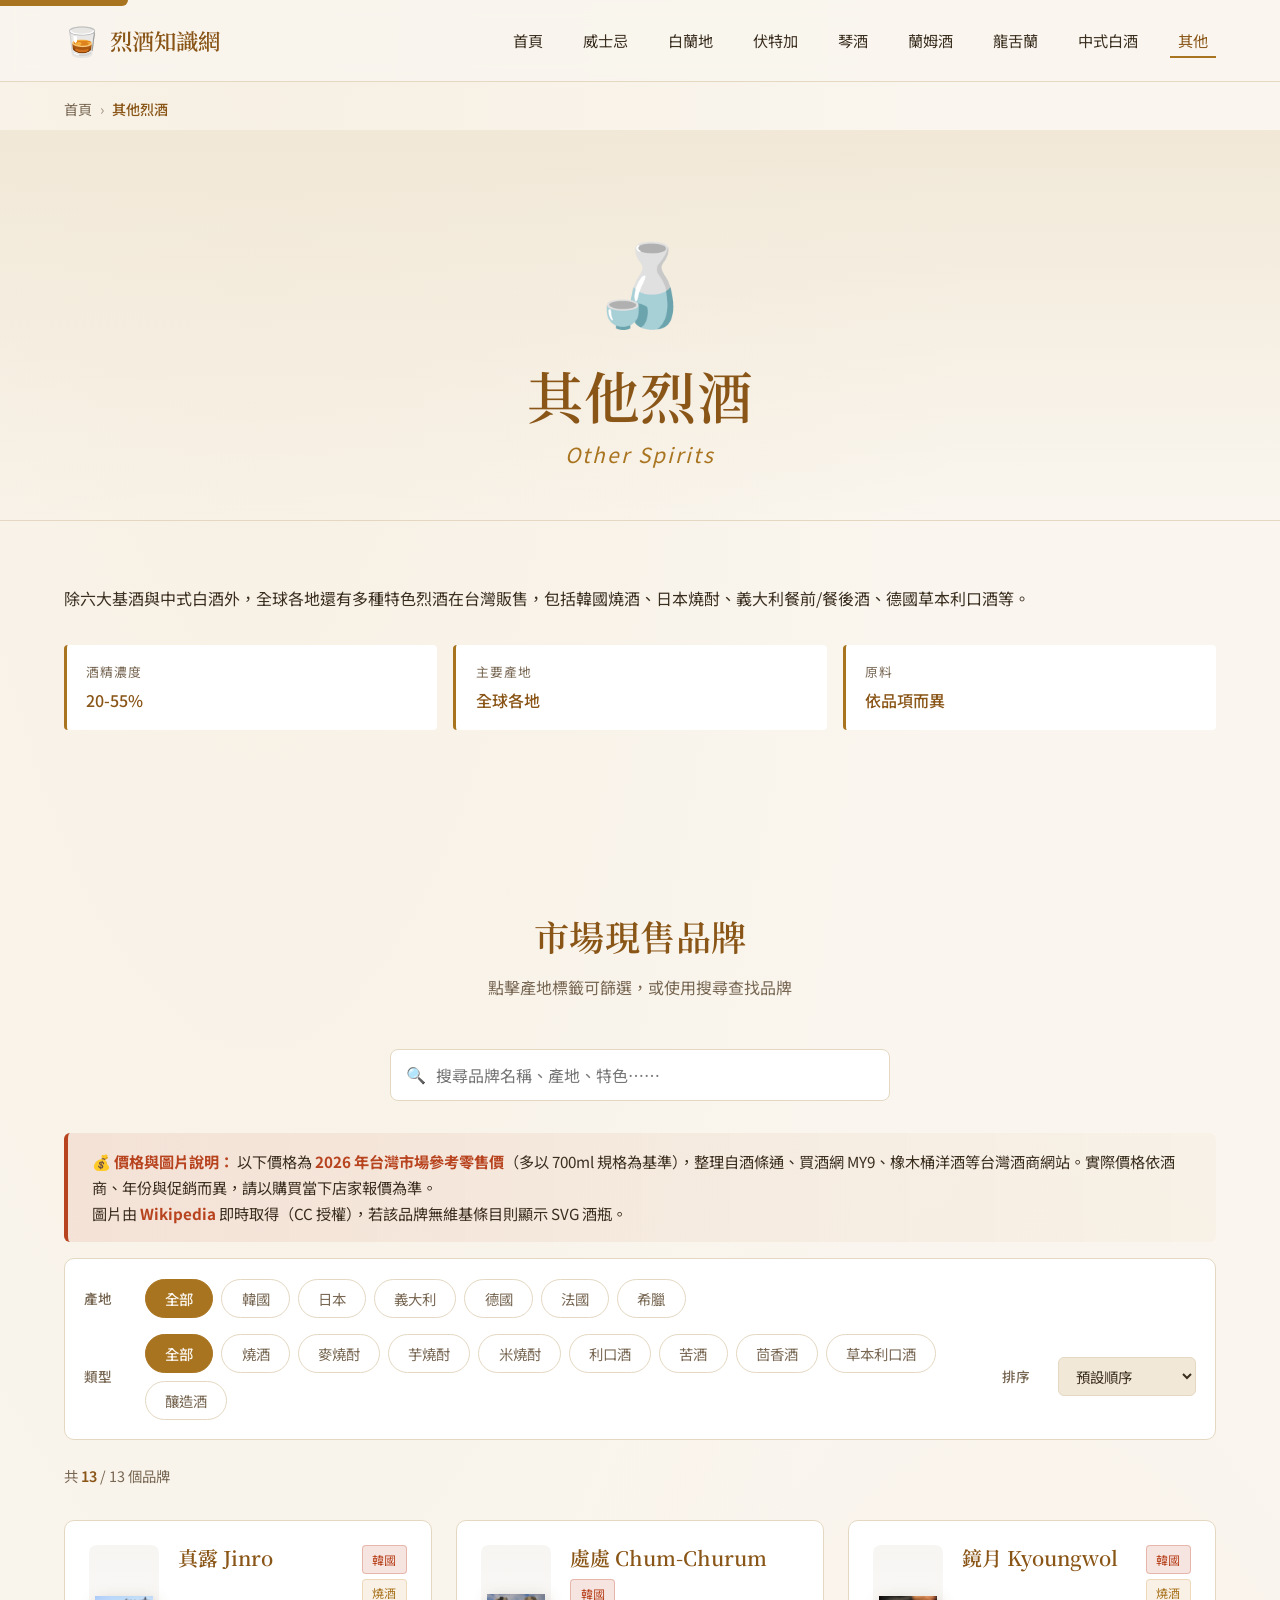
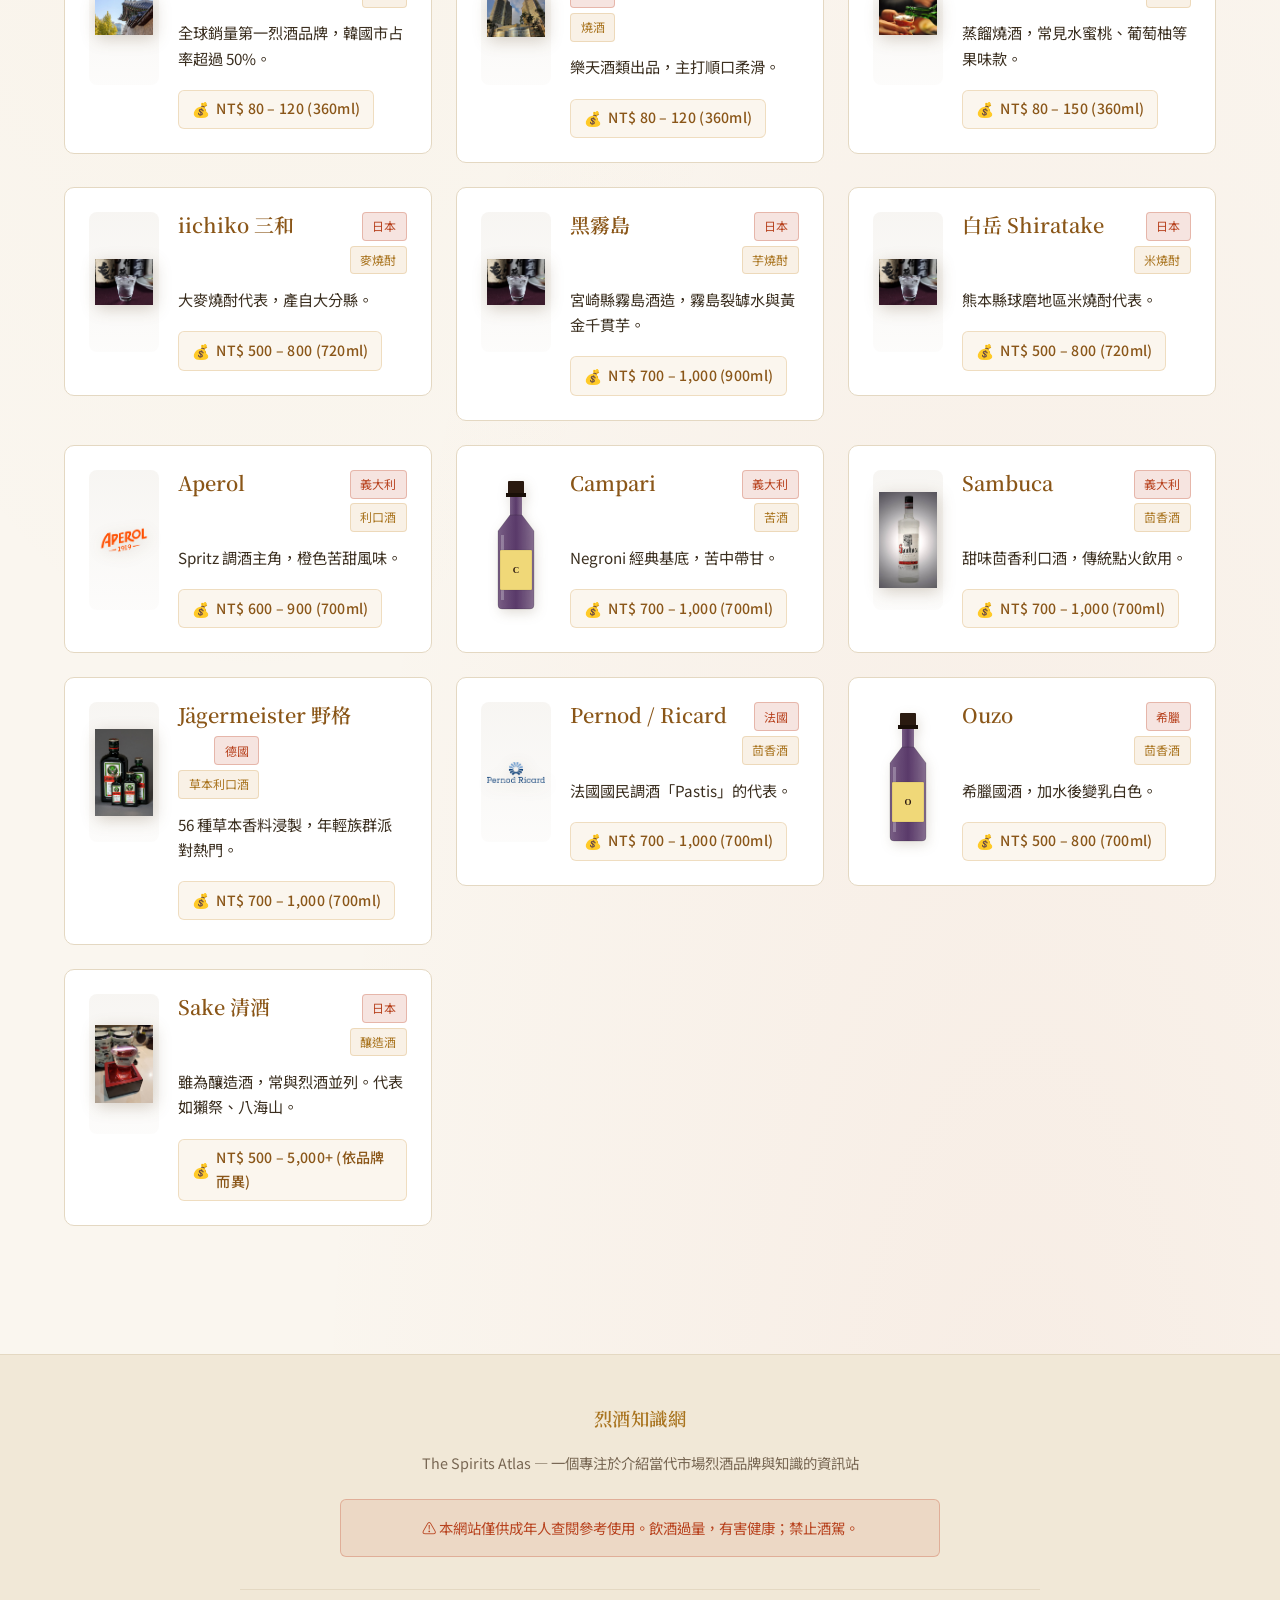
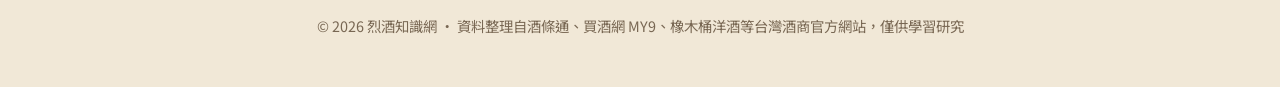
<file: pages/others.html>
<!DOCTYPE html>
<html lang="zh-Hant">
<head>
  <meta charset="UTF-8">
  <meta name="viewport" content="width=device-width, initial-scale=1.0">
  <title>其他烈酒 Other Spirits | 烈酒知識網</title>
  <meta name="description" content="其他烈酒：韓國燒酒、日本燒酎、義大利苦酒、希臘茴香酒等世界特色烈酒介紹。">
  <link rel="preconnect" href="https://fonts.googleapis.com">
  <link rel="preconnect" href="https://fonts.gstatic.com" crossorigin>
  <link href="https://fonts.googleapis.com/css2?family=Noto+Sans+TC:wght@400;500;700&family=Noto+Serif+TC:wght@500;600;700&display=swap" rel="stylesheet">
  <link rel="stylesheet" href="../css/style.css">
</head>
<body data-spirit="others">

  <nav class="navbar">
    <div class="nav-container">
      <a href="../index.html" class="nav-logo">
        <span class="logo-icon">🥃</span>
        <span>烈酒知識網</span>
      </a>
      <ul class="nav-menu">
        <li><a href="../index.html">首頁</a></li>
        <li><a href="whisky.html">威士忌</a></li>
        <li><a href="brandy.html">白蘭地</a></li>
        <li><a href="vodka.html">伏特加</a></li>
        <li><a href="gin.html">琴酒</a></li>
        <li><a href="rum.html">蘭姆酒</a></li>
        <li><a href="tequila.html">龍舌蘭</a></li>
        <li><a href="baijiu.html">中式白酒</a></li>
        <li><a href="others.html">其他</a></li>
      </ul>
    </div>
  </nav>

  <header class="page-header" id="pageHeader"></header>

  <section class="section">
    <div class="container">
      <div id="description"></div>
      <div class="info-grid" id="infoGrid"></div>
    </div>
  </section>

  <section class="section" id="typesSection" style="display:none;">
    <div class="container">
      <h2 class="section-title">主要種類</h2>
      <div class="types-list" id="typesList"></div>
    </div>
  </section>

  <section class="section">
    <div class="container">
      <h2 class="section-title">市場現售品牌</h2>
      <p class="section-subtitle">點擊產地標籤可篩選，或使用搜尋查找品牌</p>

      <div class="search-box">
        <input type="text" id="searchInput" placeholder="搜尋品牌名稱、產地、特色⋯⋯">
      </div>

      <div class="notice-banner" style="margin-bottom:1rem;">
        <strong>💰 價格與圖片說明：</strong>
        以下價格為 <strong>2026 年台灣市場參考零售價</strong>（多以 700ml 規格為基準），整理自酒條通、買酒網 MY9、橡木桶洋酒等台灣酒商網站。實際價格依酒商、年份與促銷而異，請以購買當下店家報價為準。<br>圖片由 <strong>Wikipedia</strong> 即時取得（CC 授權），若該品牌無維基條目則顯示 SVG 酒瓶。
      </div>

      <div class="filter-bar" id="filterBar"></div>

      <div class="brands-grid" id="brandsGrid"></div>
    </div>
  </section>

  <footer class="footer">
    <div class="footer-content">
      <h4>烈酒知識網</h4>
      <p>The Spirits Atlas — 一個專注於介紹當代市場烈酒品牌與知識的資訊站</p>
      <div class="disclaimer">
        ⚠ 本網站僅供成年人查閱參考使用。飲酒過量，有害健康；禁止酒駕。
      </div>
      <div class="footer-bottom">
        <p>© 2026 烈酒知識網 · 資料整理自酒條通、買酒網 MY9、橡木桶洋酒等台灣酒商官方網站，僅供學習研究</p>
      </div>
    </div>
  </footer>

  <button class="back-to-top" id="backToTop" aria-label="返回頂部">↑</button>

  <script src="../data/spirits.js"></script>
  <script src="../data/wiki-images.js"></script>
  <script src="../js/main.js"></script>
</body>
</html>
</file>
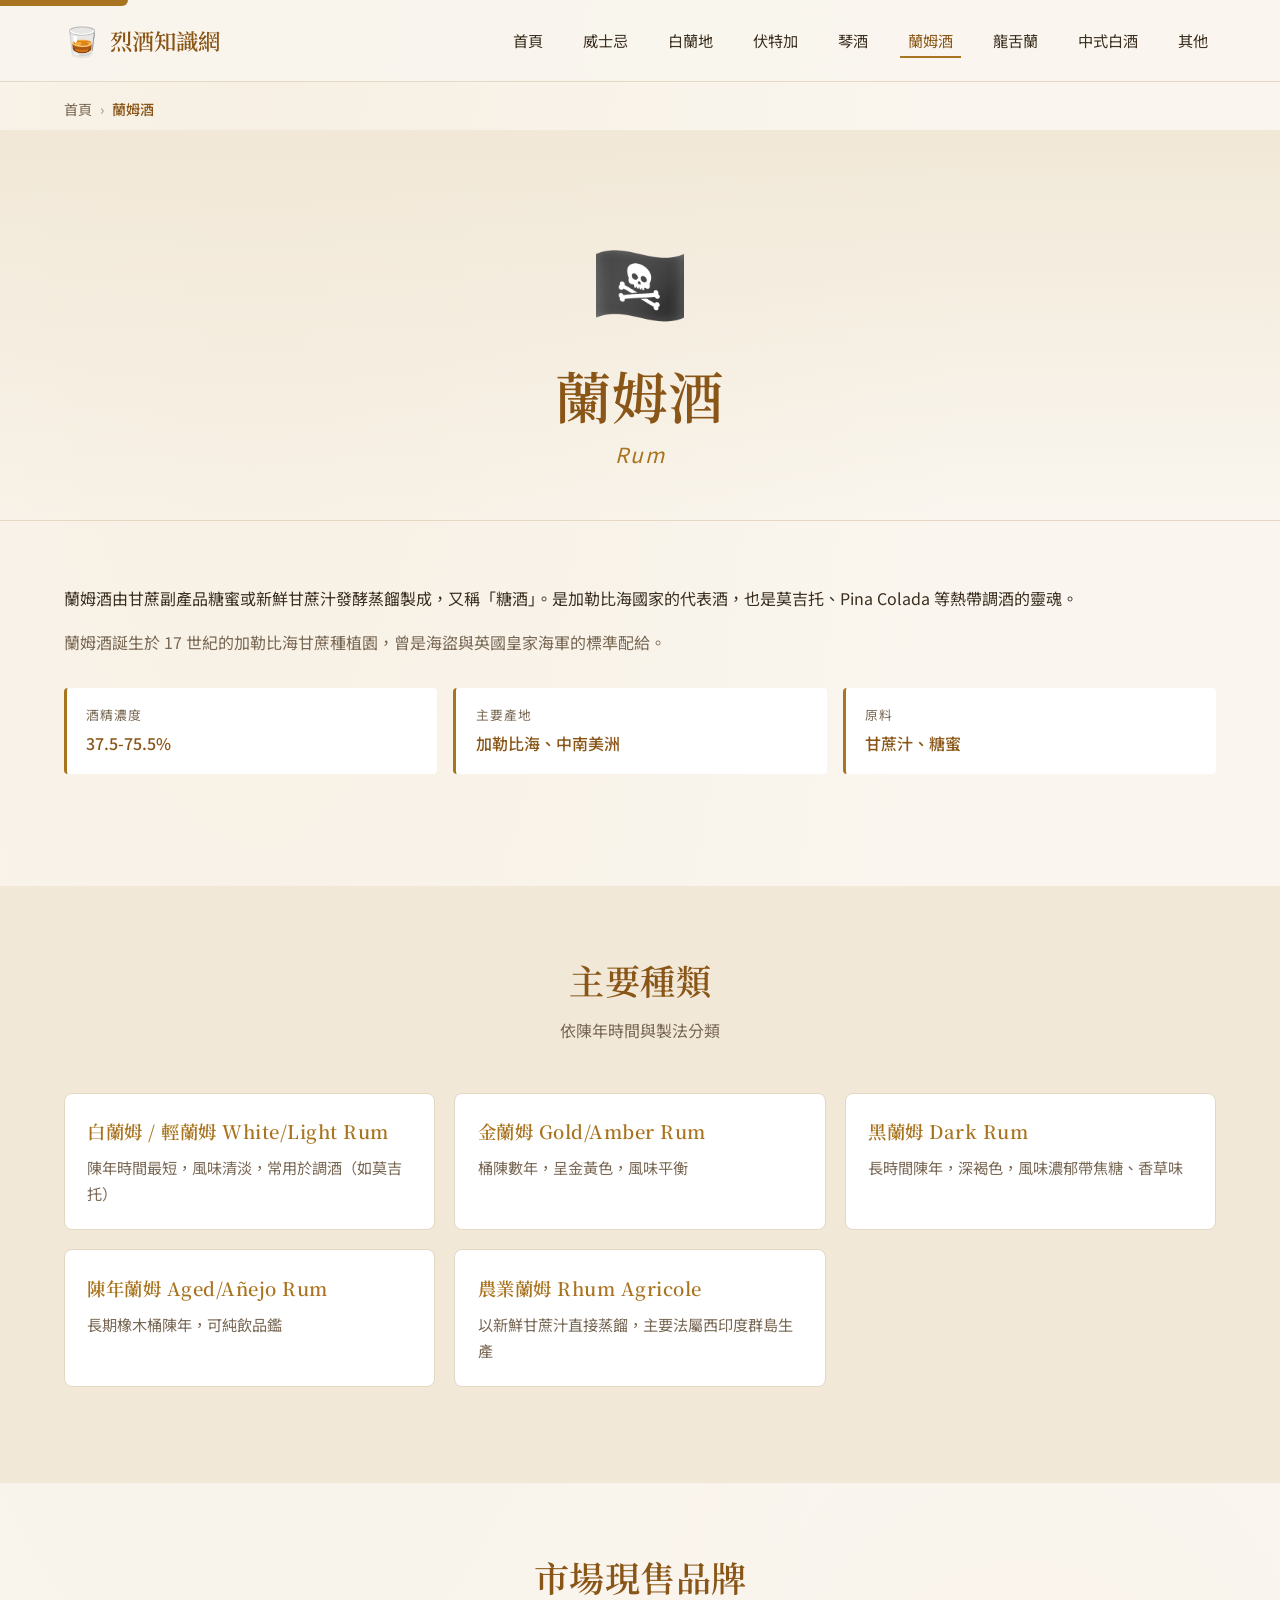
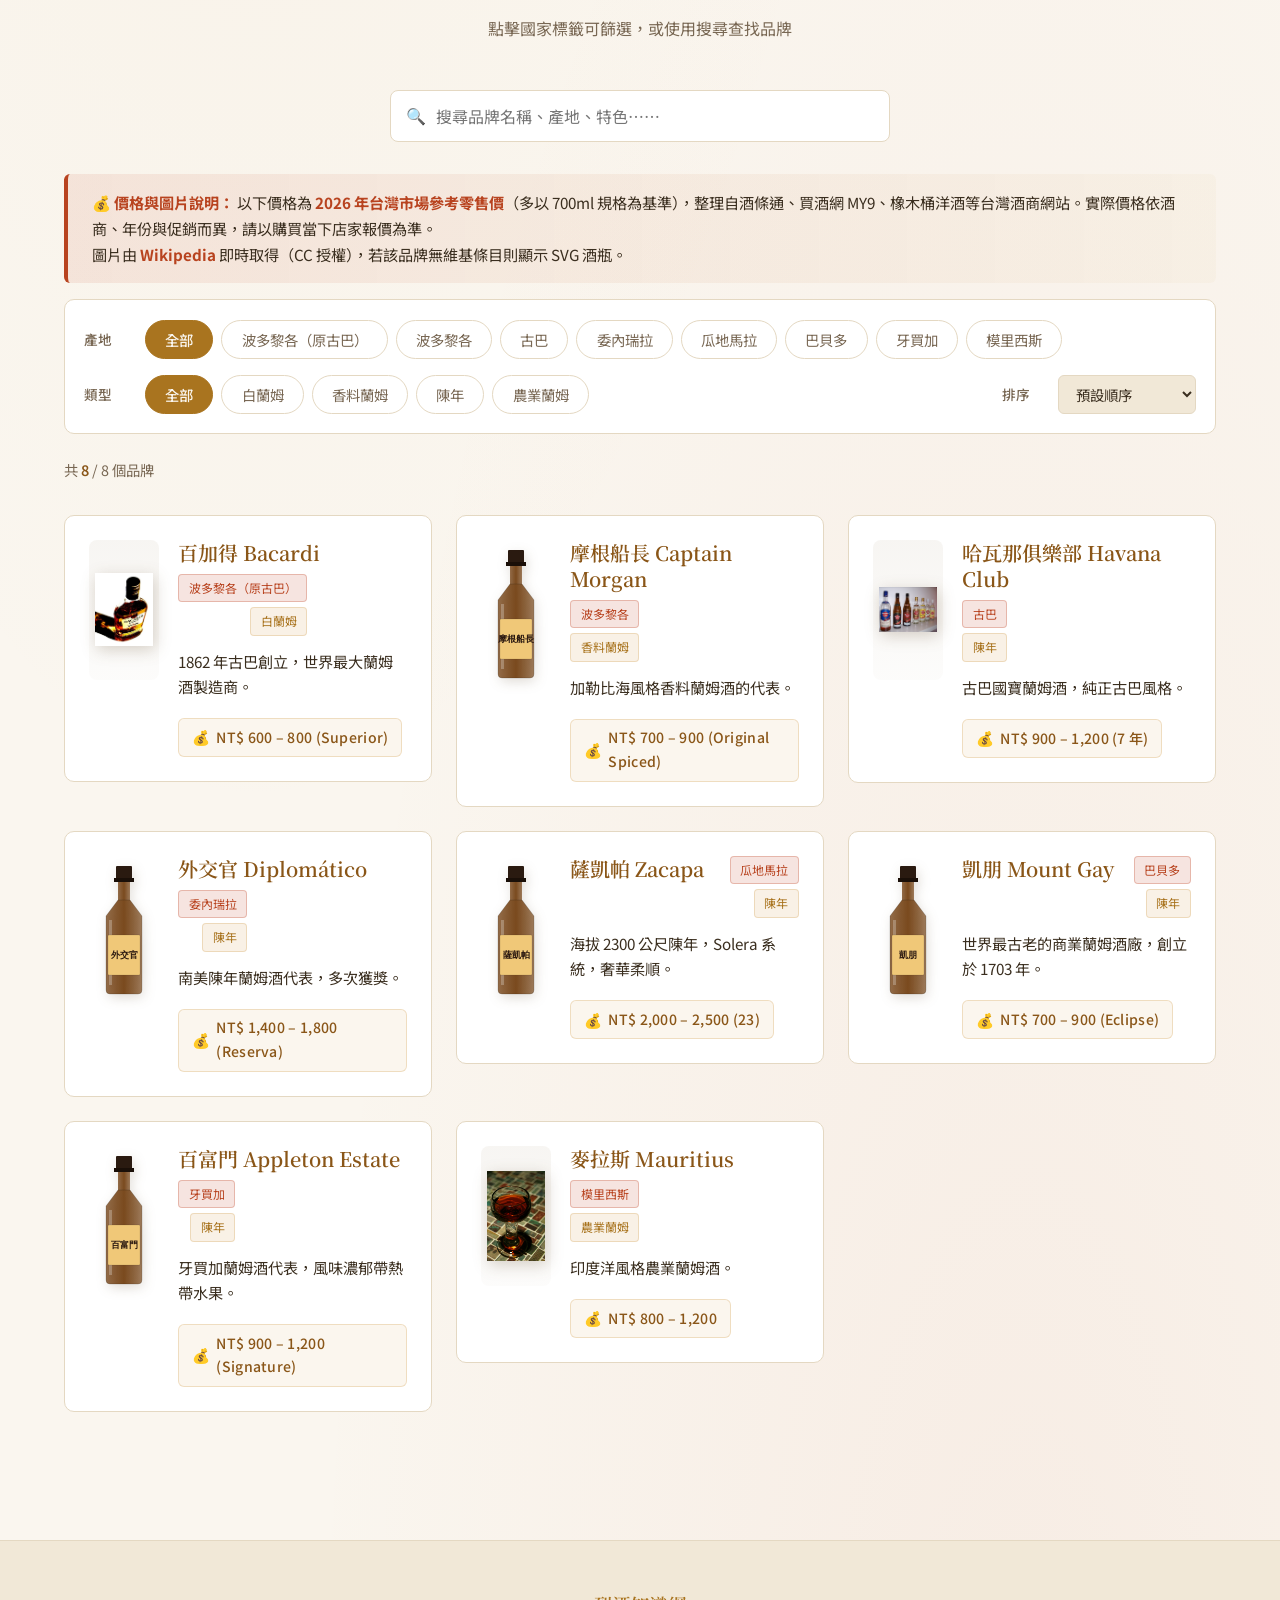
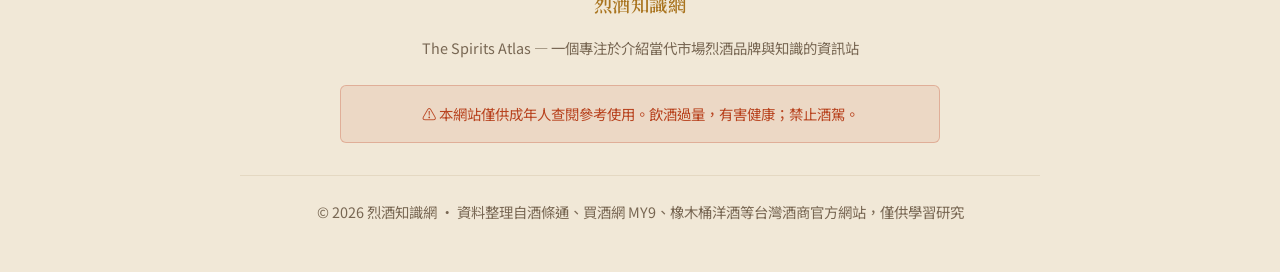
<file: pages/rum.html>
<!DOCTYPE html>
<html lang="zh-Hant">
<head>
  <meta charset="UTF-8">
  <meta name="viewport" content="width=device-width, initial-scale=1.0">
  <title>蘭姆酒 Rum | 烈酒知識網</title>
  <meta name="description" content="蘭姆酒完整指南：白蘭姆、金蘭姆、黑蘭姆、農業蘭姆酒的種類與市場品牌介紹。">
  <link rel="preconnect" href="https://fonts.googleapis.com">
  <link rel="preconnect" href="https://fonts.gstatic.com" crossorigin>
  <link href="https://fonts.googleapis.com/css2?family=Noto+Sans+TC:wght@400;500;700&family=Noto+Serif+TC:wght@500;600;700&display=swap" rel="stylesheet">
  <link rel="stylesheet" href="../css/style.css">
</head>
<body data-spirit="rum">

  <nav class="navbar">
    <div class="nav-container">
      <a href="../index.html" class="nav-logo">
        <span class="logo-icon">🥃</span>
        <span>烈酒知識網</span>
      </a>
      <ul class="nav-menu">
        <li><a href="../index.html">首頁</a></li>
        <li><a href="whisky.html">威士忌</a></li>
        <li><a href="brandy.html">白蘭地</a></li>
        <li><a href="vodka.html">伏特加</a></li>
        <li><a href="gin.html">琴酒</a></li>
        <li><a href="rum.html">蘭姆酒</a></li>
        <li><a href="tequila.html">龍舌蘭</a></li>
        <li><a href="baijiu.html">中式白酒</a></li>
        <li><a href="others.html">其他</a></li>
      </ul>
    </div>
  </nav>

  <header class="page-header" id="pageHeader"></header>

  <section class="section">
    <div class="container">
      <div id="description"></div>
      <div class="info-grid" id="infoGrid"></div>
    </div>
  </section>

  <section class="section" id="typesSection" style="background:var(--color-bg-soft);">
    <div class="container">
      <h2 class="section-title">主要種類</h2>
      <p class="section-subtitle">依陳年時間與製法分類</p>
      <div class="types-list" id="typesList"></div>
    </div>
  </section>

  <section class="section">
    <div class="container">
      <h2 class="section-title">市場現售品牌</h2>
      <p class="section-subtitle">點擊國家標籤可篩選，或使用搜尋查找品牌</p>

      <div class="search-box">
        <input type="text" id="searchInput" placeholder="搜尋品牌名稱、產地、特色⋯⋯">
      </div>

      <div class="notice-banner" style="margin-bottom:1rem;">
        <strong>💰 價格與圖片說明：</strong>
        以下價格為 <strong>2026 年台灣市場參考零售價</strong>（多以 700ml 規格為基準），整理自酒條通、買酒網 MY9、橡木桶洋酒等台灣酒商網站。實際價格依酒商、年份與促銷而異，請以購買當下店家報價為準。<br>圖片由 <strong>Wikipedia</strong> 即時取得（CC 授權），若該品牌無維基條目則顯示 SVG 酒瓶。
      </div>

      <div class="filter-bar" id="filterBar"></div>

      <div class="brands-grid" id="brandsGrid"></div>
    </div>
  </section>

  <footer class="footer">
    <div class="footer-content">
      <h4>烈酒知識網</h4>
      <p>The Spirits Atlas — 一個專注於介紹當代市場烈酒品牌與知識的資訊站</p>
      <div class="disclaimer">
        ⚠ 本網站僅供成年人查閱參考使用。飲酒過量，有害健康；禁止酒駕。
      </div>
      <div class="footer-bottom">
        <p>© 2026 烈酒知識網 · 資料整理自酒條通、買酒網 MY9、橡木桶洋酒等台灣酒商官方網站，僅供學習研究</p>
      </div>
    </div>
  </footer>

  <button class="back-to-top" id="backToTop" aria-label="返回頂部">↑</button>

  <script src="../data/spirits.js"></script>
  <script src="../data/wiki-images.js"></script>
  <script src="../js/main.js"></script>
</body>
</html>
</file>
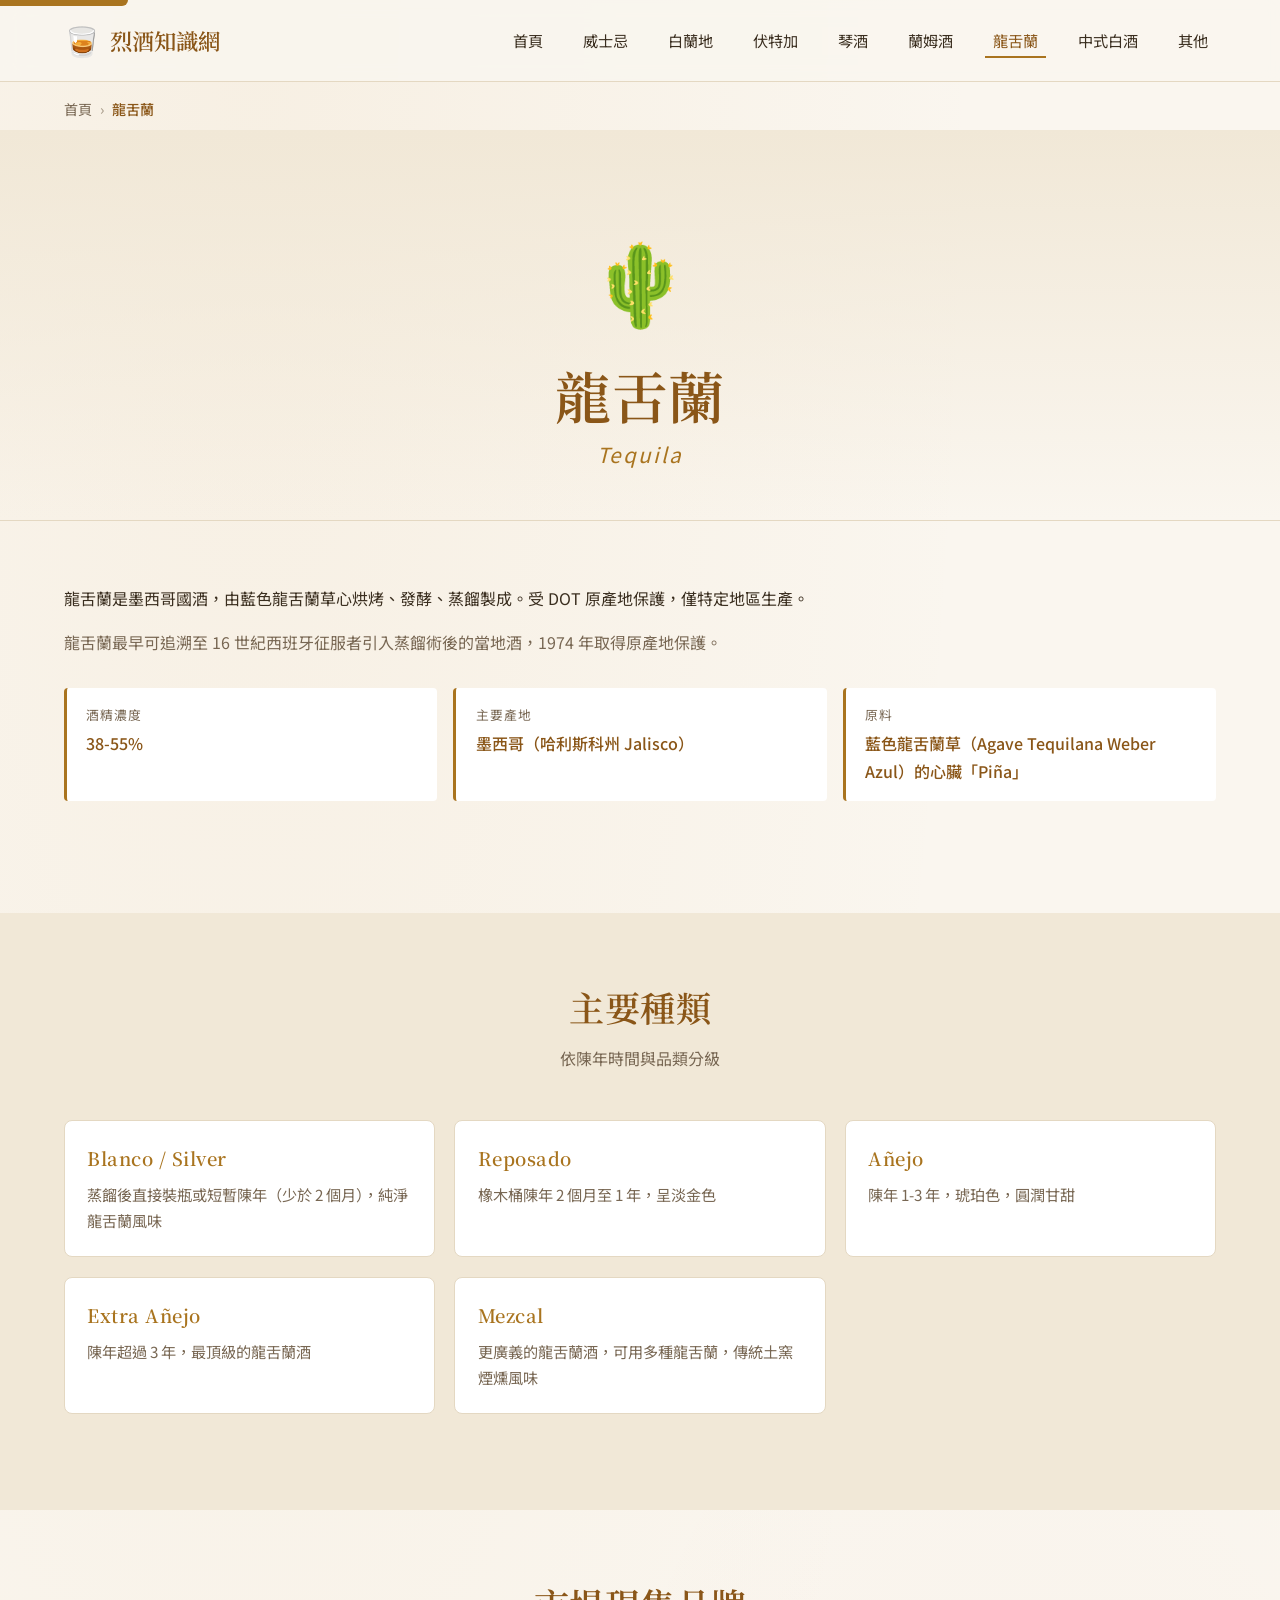
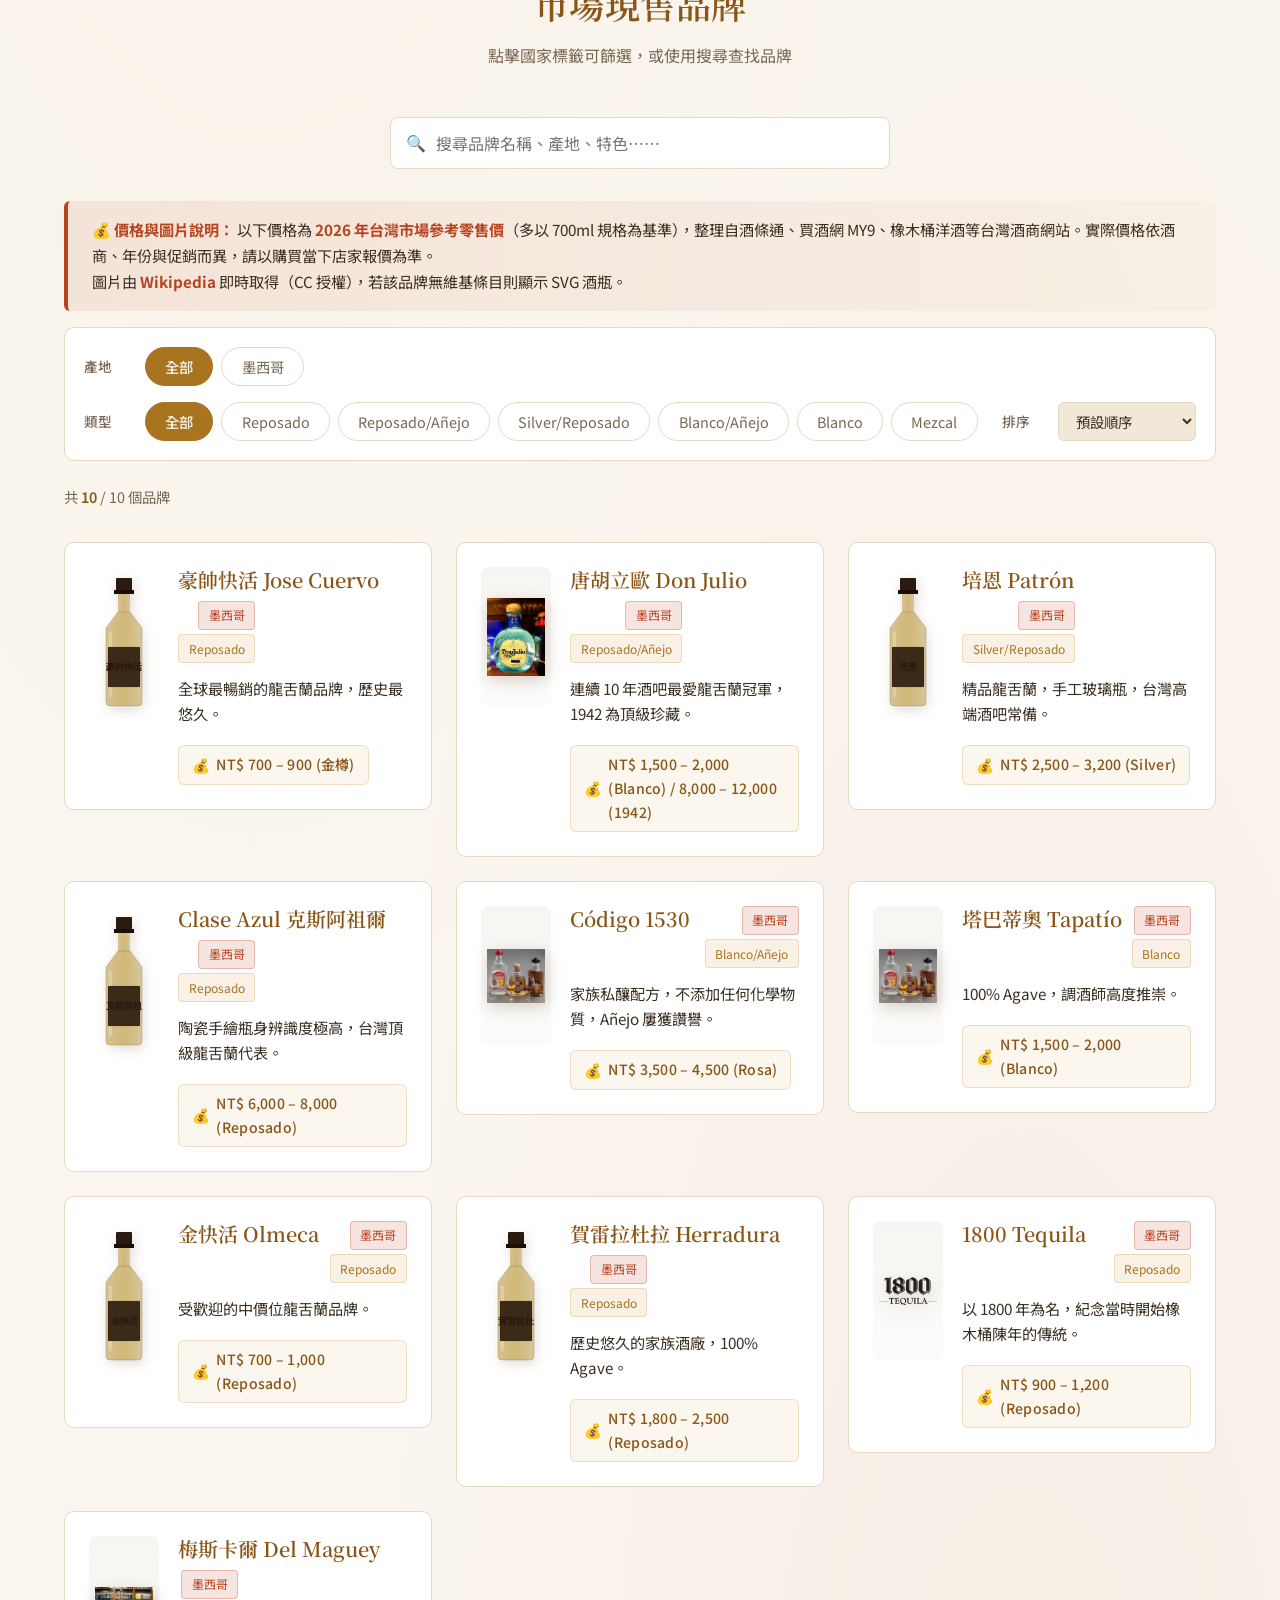
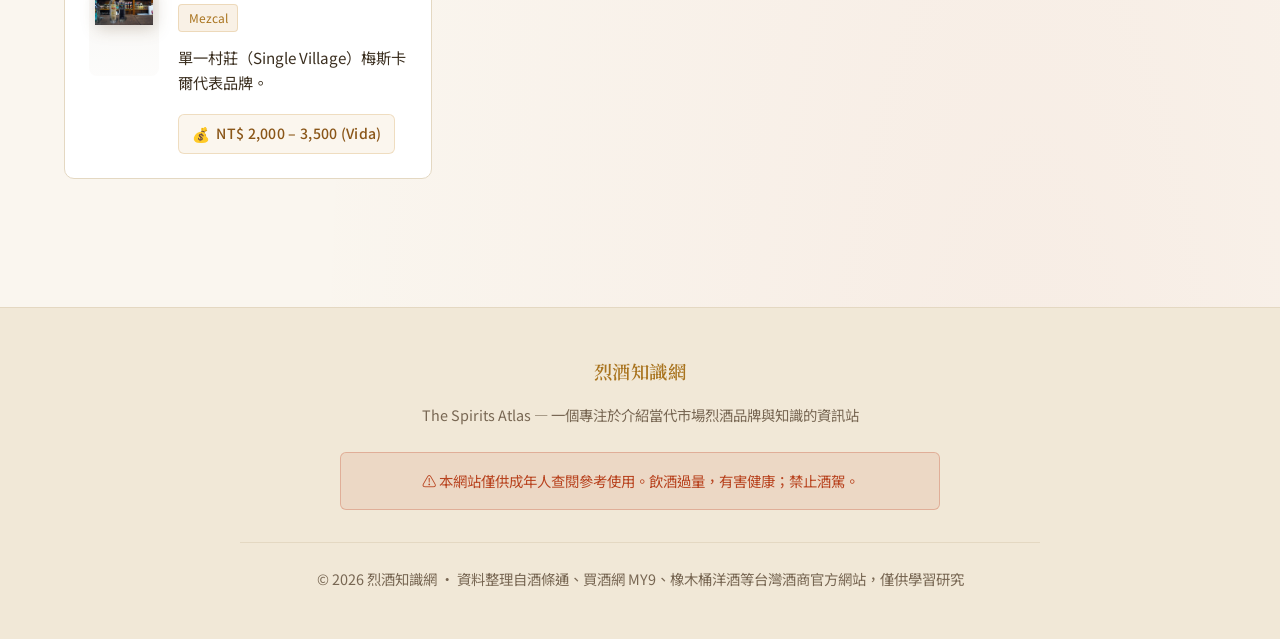
<file: pages/tequila.html>
<!DOCTYPE html>
<html lang="zh-Hant">
<head>
  <meta charset="UTF-8">
  <meta name="viewport" content="width=device-width, initial-scale=1.0">
  <title>龍舌蘭 Tequila | 烈酒知識網</title>
  <meta name="description" content="龍舌蘭完整指南：Blanco、Reposado、Añejo 與梅斯卡爾的種類與市場品牌介紹。">
  <link rel="preconnect" href="https://fonts.googleapis.com">
  <link rel="preconnect" href="https://fonts.gstatic.com" crossorigin>
  <link href="https://fonts.googleapis.com/css2?family=Noto+Sans+TC:wght@400;500;700&family=Noto+Serif+TC:wght@500;600;700&display=swap" rel="stylesheet">
  <link rel="stylesheet" href="../css/style.css">
</head>
<body data-spirit="tequila">

  <nav class="navbar">
    <div class="nav-container">
      <a href="../index.html" class="nav-logo">
        <span class="logo-icon">🥃</span>
        <span>烈酒知識網</span>
      </a>
      <ul class="nav-menu">
        <li><a href="../index.html">首頁</a></li>
        <li><a href="whisky.html">威士忌</a></li>
        <li><a href="brandy.html">白蘭地</a></li>
        <li><a href="vodka.html">伏特加</a></li>
        <li><a href="gin.html">琴酒</a></li>
        <li><a href="rum.html">蘭姆酒</a></li>
        <li><a href="tequila.html">龍舌蘭</a></li>
        <li><a href="baijiu.html">中式白酒</a></li>
        <li><a href="others.html">其他</a></li>
      </ul>
    </div>
  </nav>

  <header class="page-header" id="pageHeader"></header>

  <section class="section">
    <div class="container">
      <div id="description"></div>
      <div class="info-grid" id="infoGrid"></div>
    </div>
  </section>

  <section class="section" id="typesSection" style="background:var(--color-bg-soft);">
    <div class="container">
      <h2 class="section-title">主要種類</h2>
      <p class="section-subtitle">依陳年時間與品類分級</p>
      <div class="types-list" id="typesList"></div>
    </div>
  </section>

  <section class="section">
    <div class="container">
      <h2 class="section-title">市場現售品牌</h2>
      <p class="section-subtitle">點擊國家標籤可篩選，或使用搜尋查找品牌</p>

      <div class="search-box">
        <input type="text" id="searchInput" placeholder="搜尋品牌名稱、產地、特色⋯⋯">
      </div>

      <div class="notice-banner" style="margin-bottom:1rem;">
        <strong>💰 價格與圖片說明：</strong>
        以下價格為 <strong>2026 年台灣市場參考零售價</strong>（多以 700ml 規格為基準），整理自酒條通、買酒網 MY9、橡木桶洋酒等台灣酒商網站。實際價格依酒商、年份與促銷而異，請以購買當下店家報價為準。<br>圖片由 <strong>Wikipedia</strong> 即時取得（CC 授權），若該品牌無維基條目則顯示 SVG 酒瓶。
      </div>

      <div class="filter-bar" id="filterBar"></div>

      <div class="brands-grid" id="brandsGrid"></div>
    </div>
  </section>

  <footer class="footer">
    <div class="footer-content">
      <h4>烈酒知識網</h4>
      <p>The Spirits Atlas — 一個專注於介紹當代市場烈酒品牌與知識的資訊站</p>
      <div class="disclaimer">
        ⚠ 本網站僅供成年人查閱參考使用。飲酒過量，有害健康；禁止酒駕。
      </div>
      <div class="footer-bottom">
        <p>© 2026 烈酒知識網 · 資料整理自酒條通、買酒網 MY9、橡木桶洋酒等台灣酒商官方網站，僅供學習研究</p>
      </div>
    </div>
  </footer>

  <button class="back-to-top" id="backToTop" aria-label="返回頂部">↑</button>

  <script src="../data/spirits.js"></script>
  <script src="../data/wiki-images.js"></script>
  <script src="../js/main.js"></script>
</body>
</html>
</file>
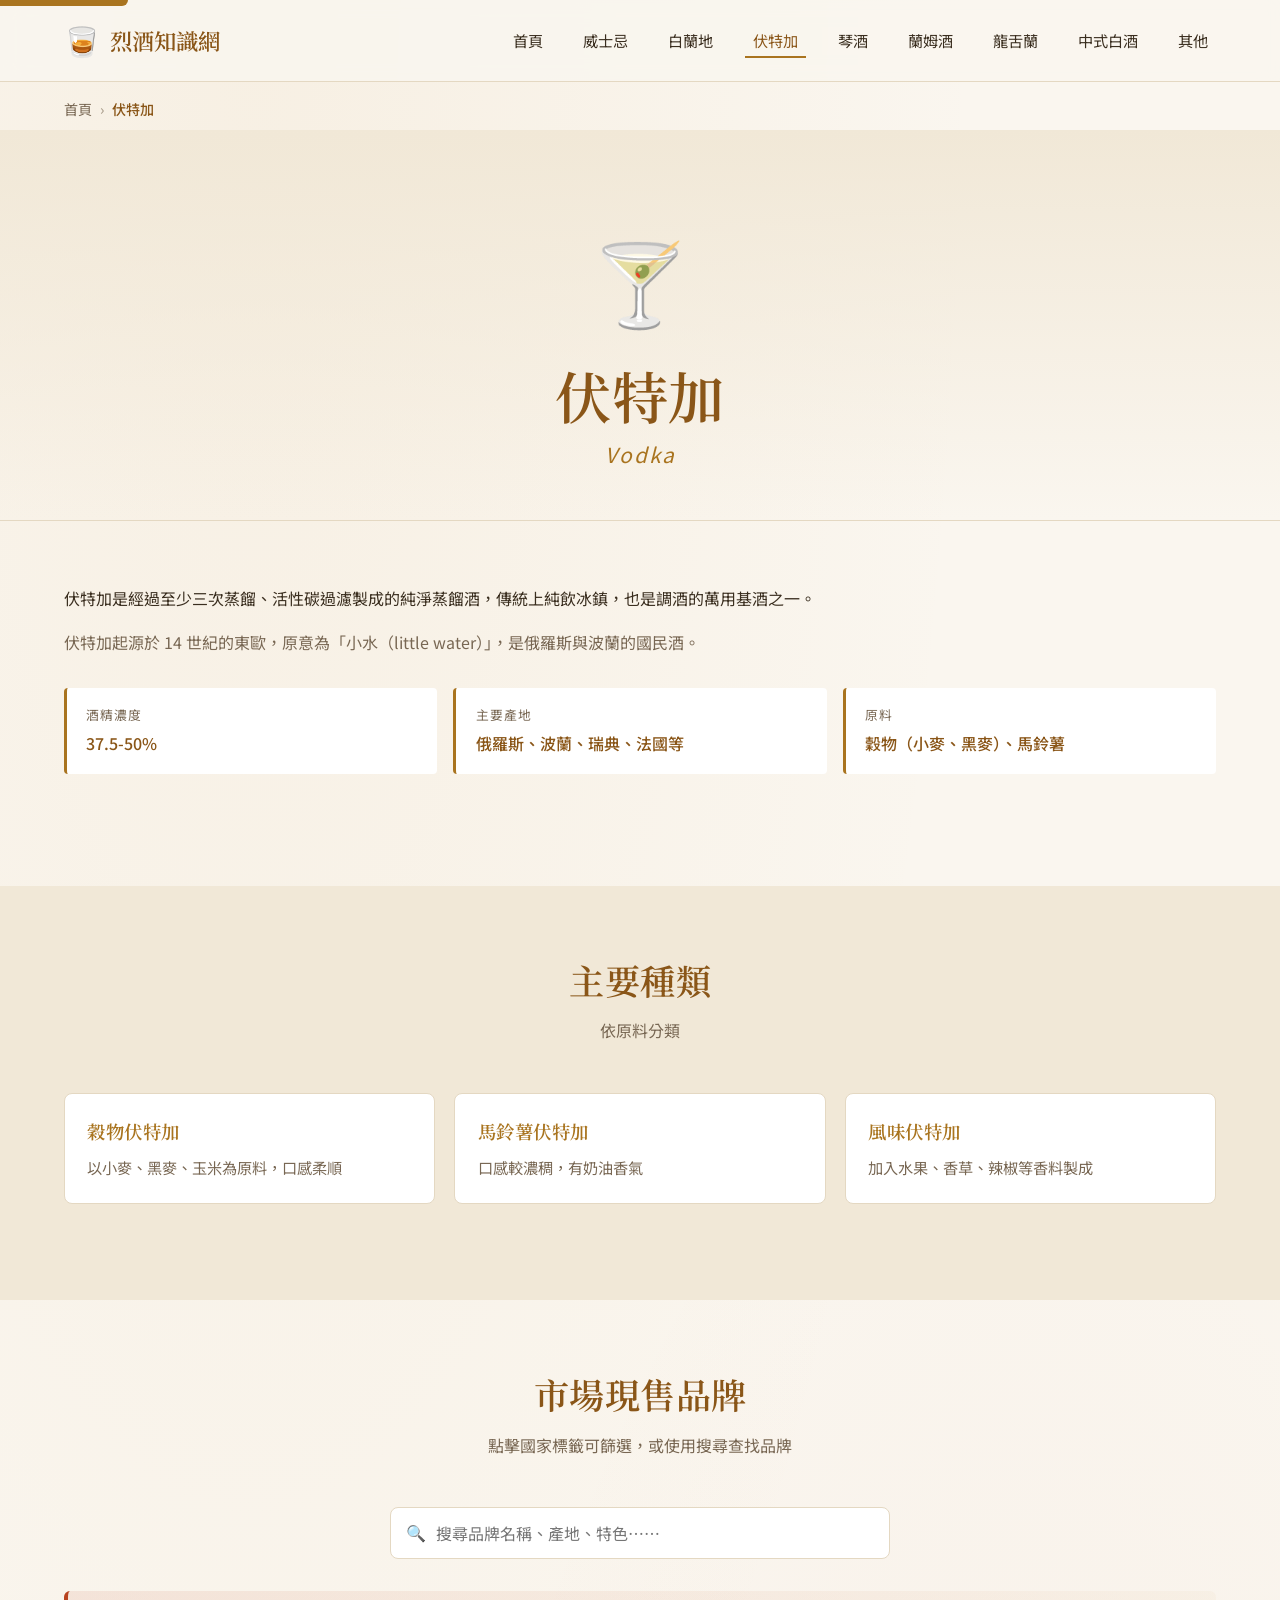
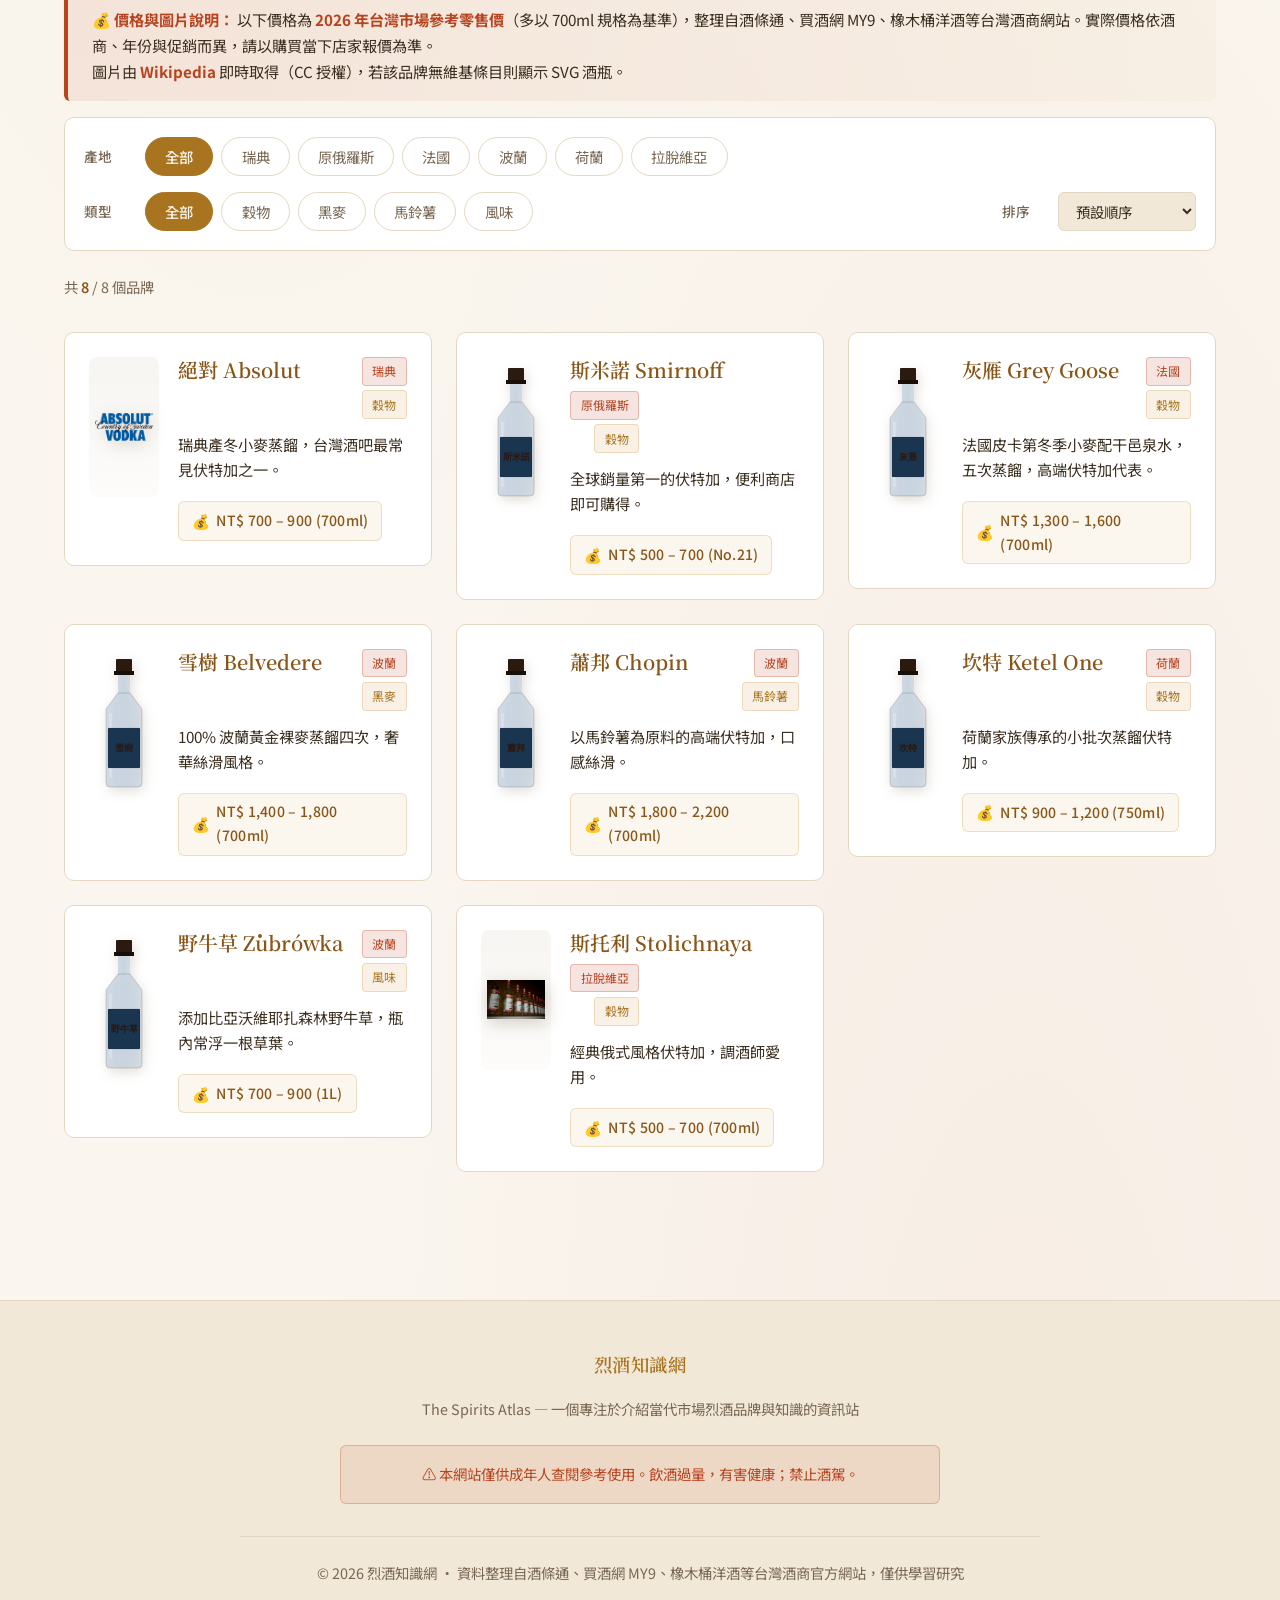
<file: pages/vodka.html>
<!DOCTYPE html>
<html lang="zh-Hant">
<head>
  <meta charset="UTF-8">
  <meta name="viewport" content="width=device-width, initial-scale=1.0">
  <title>伏特加 Vodka | 烈酒知識網</title>
  <meta name="description" content="伏特加完整指南：穀物伏特加、馬鈴薯伏特加的種類與市場品牌介紹。">
  <link rel="preconnect" href="https://fonts.googleapis.com">
  <link rel="preconnect" href="https://fonts.gstatic.com" crossorigin>
  <link href="https://fonts.googleapis.com/css2?family=Noto+Sans+TC:wght@400;500;700&family=Noto+Serif+TC:wght@500;600;700&display=swap" rel="stylesheet">
  <link rel="stylesheet" href="../css/style.css">
</head>
<body data-spirit="vodka">

  <nav class="navbar">
    <div class="nav-container">
      <a href="../index.html" class="nav-logo">
        <span class="logo-icon">🥃</span>
        <span>烈酒知識網</span>
      </a>
      <ul class="nav-menu">
        <li><a href="../index.html">首頁</a></li>
        <li><a href="whisky.html">威士忌</a></li>
        <li><a href="brandy.html">白蘭地</a></li>
        <li><a href="vodka.html">伏特加</a></li>
        <li><a href="gin.html">琴酒</a></li>
        <li><a href="rum.html">蘭姆酒</a></li>
        <li><a href="tequila.html">龍舌蘭</a></li>
        <li><a href="baijiu.html">中式白酒</a></li>
        <li><a href="others.html">其他</a></li>
      </ul>
    </div>
  </nav>

  <header class="page-header" id="pageHeader"></header>

  <section class="section">
    <div class="container">
      <div id="description"></div>
      <div class="info-grid" id="infoGrid"></div>
    </div>
  </section>

  <section class="section" id="typesSection" style="background:var(--color-bg-soft);">
    <div class="container">
      <h2 class="section-title">主要種類</h2>
      <p class="section-subtitle">依原料分類</p>
      <div class="types-list" id="typesList"></div>
    </div>
  </section>

  <section class="section">
    <div class="container">
      <h2 class="section-title">市場現售品牌</h2>
      <p class="section-subtitle">點擊國家標籤可篩選，或使用搜尋查找品牌</p>

      <div class="search-box">
        <input type="text" id="searchInput" placeholder="搜尋品牌名稱、產地、特色⋯⋯">
      </div>

      <div class="notice-banner" style="margin-bottom:1rem;">
        <strong>💰 價格與圖片說明：</strong>
        以下價格為 <strong>2026 年台灣市場參考零售價</strong>（多以 700ml 規格為基準），整理自酒條通、買酒網 MY9、橡木桶洋酒等台灣酒商網站。實際價格依酒商、年份與促銷而異，請以購買當下店家報價為準。<br>圖片由 <strong>Wikipedia</strong> 即時取得（CC 授權），若該品牌無維基條目則顯示 SVG 酒瓶。
      </div>

      <div class="filter-bar" id="filterBar"></div>

      <div class="brands-grid" id="brandsGrid"></div>
    </div>
  </section>

  <footer class="footer">
    <div class="footer-content">
      <h4>烈酒知識網</h4>
      <p>The Spirits Atlas — 一個專注於介紹當代市場烈酒品牌與知識的資訊站</p>
      <div class="disclaimer">
        ⚠ 本網站僅供成年人查閱參考使用。飲酒過量，有害健康；禁止酒駕。
      </div>
      <div class="footer-bottom">
        <p>© 2026 烈酒知識網 · 資料整理自酒條通、買酒網 MY9、橡木桶洋酒等台灣酒商官方網站，僅供學習研究</p>
      </div>
    </div>
  </footer>

  <button class="back-to-top" id="backToTop" aria-label="返回頂部">↑</button>

  <script src="../data/spirits.js"></script>
  <script src="../data/wiki-images.js"></script>
  <script src="../js/main.js"></script>
</body>
</html>
</file>
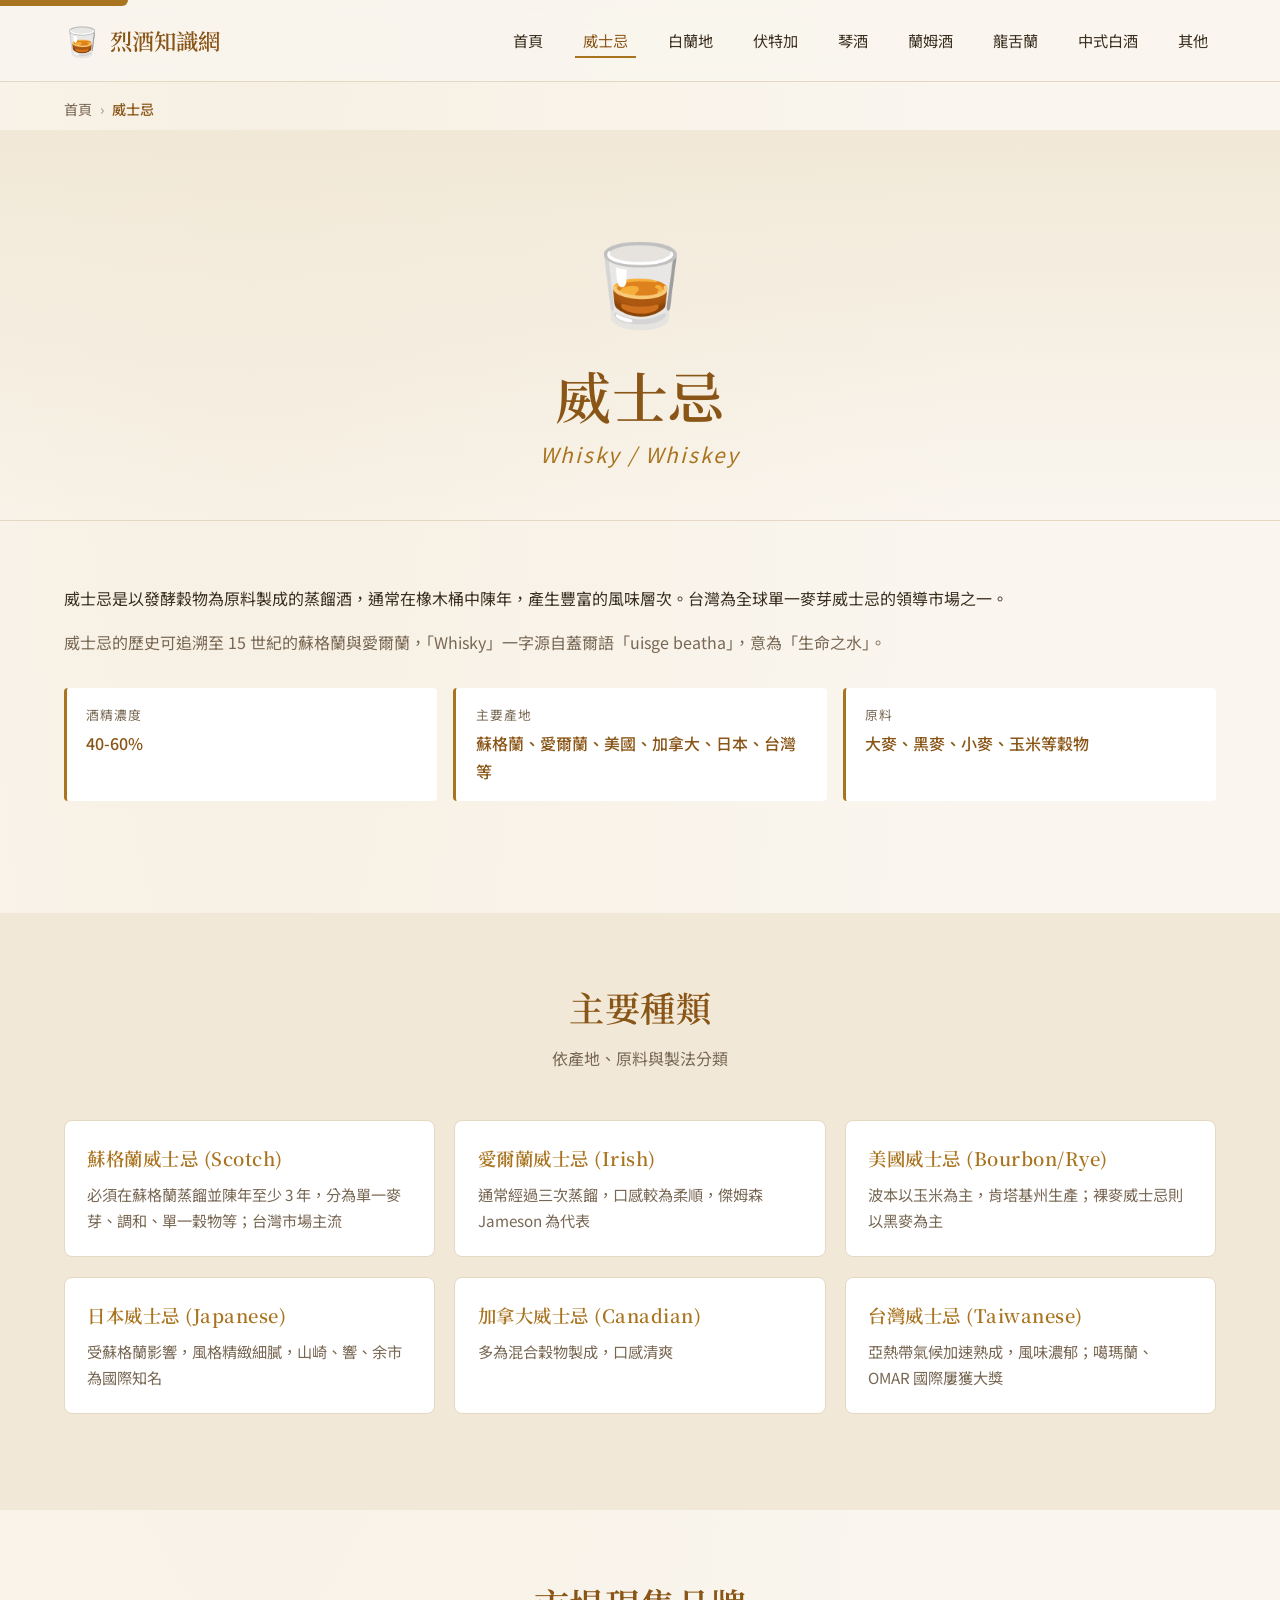
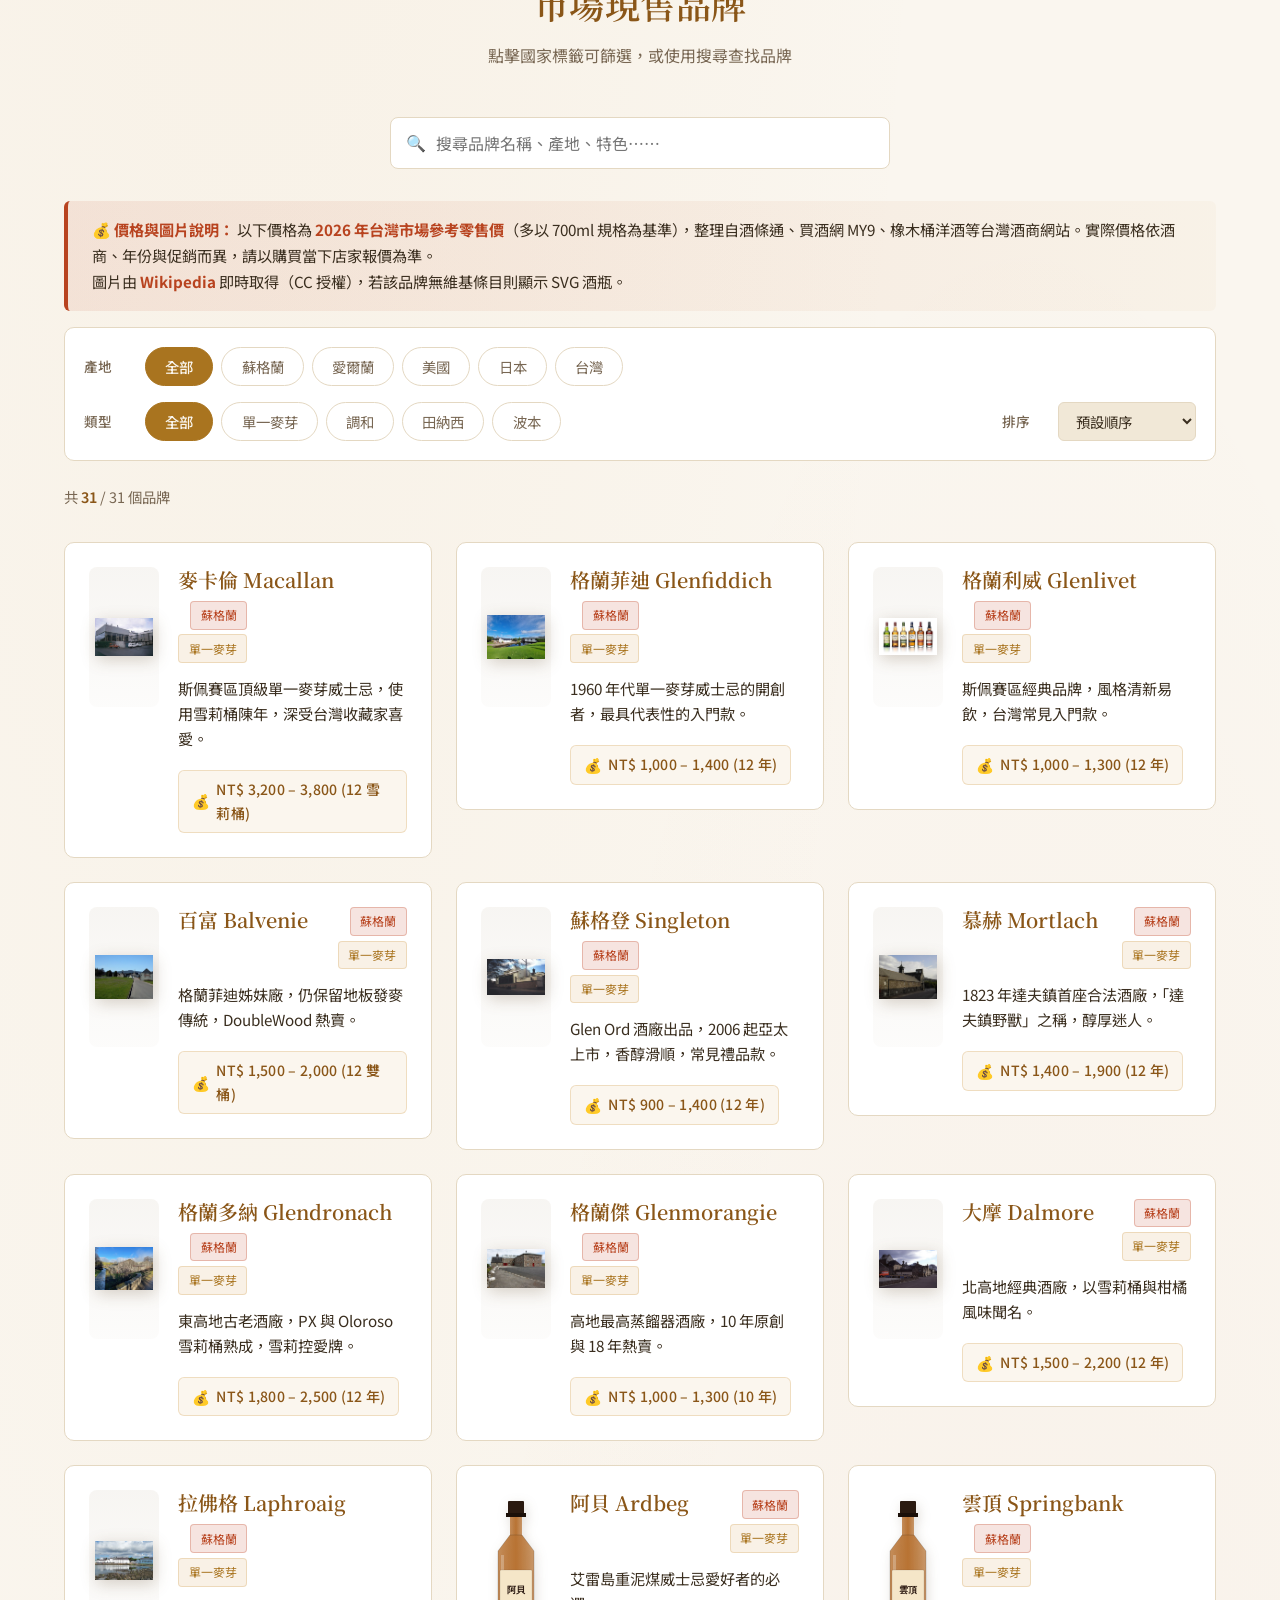
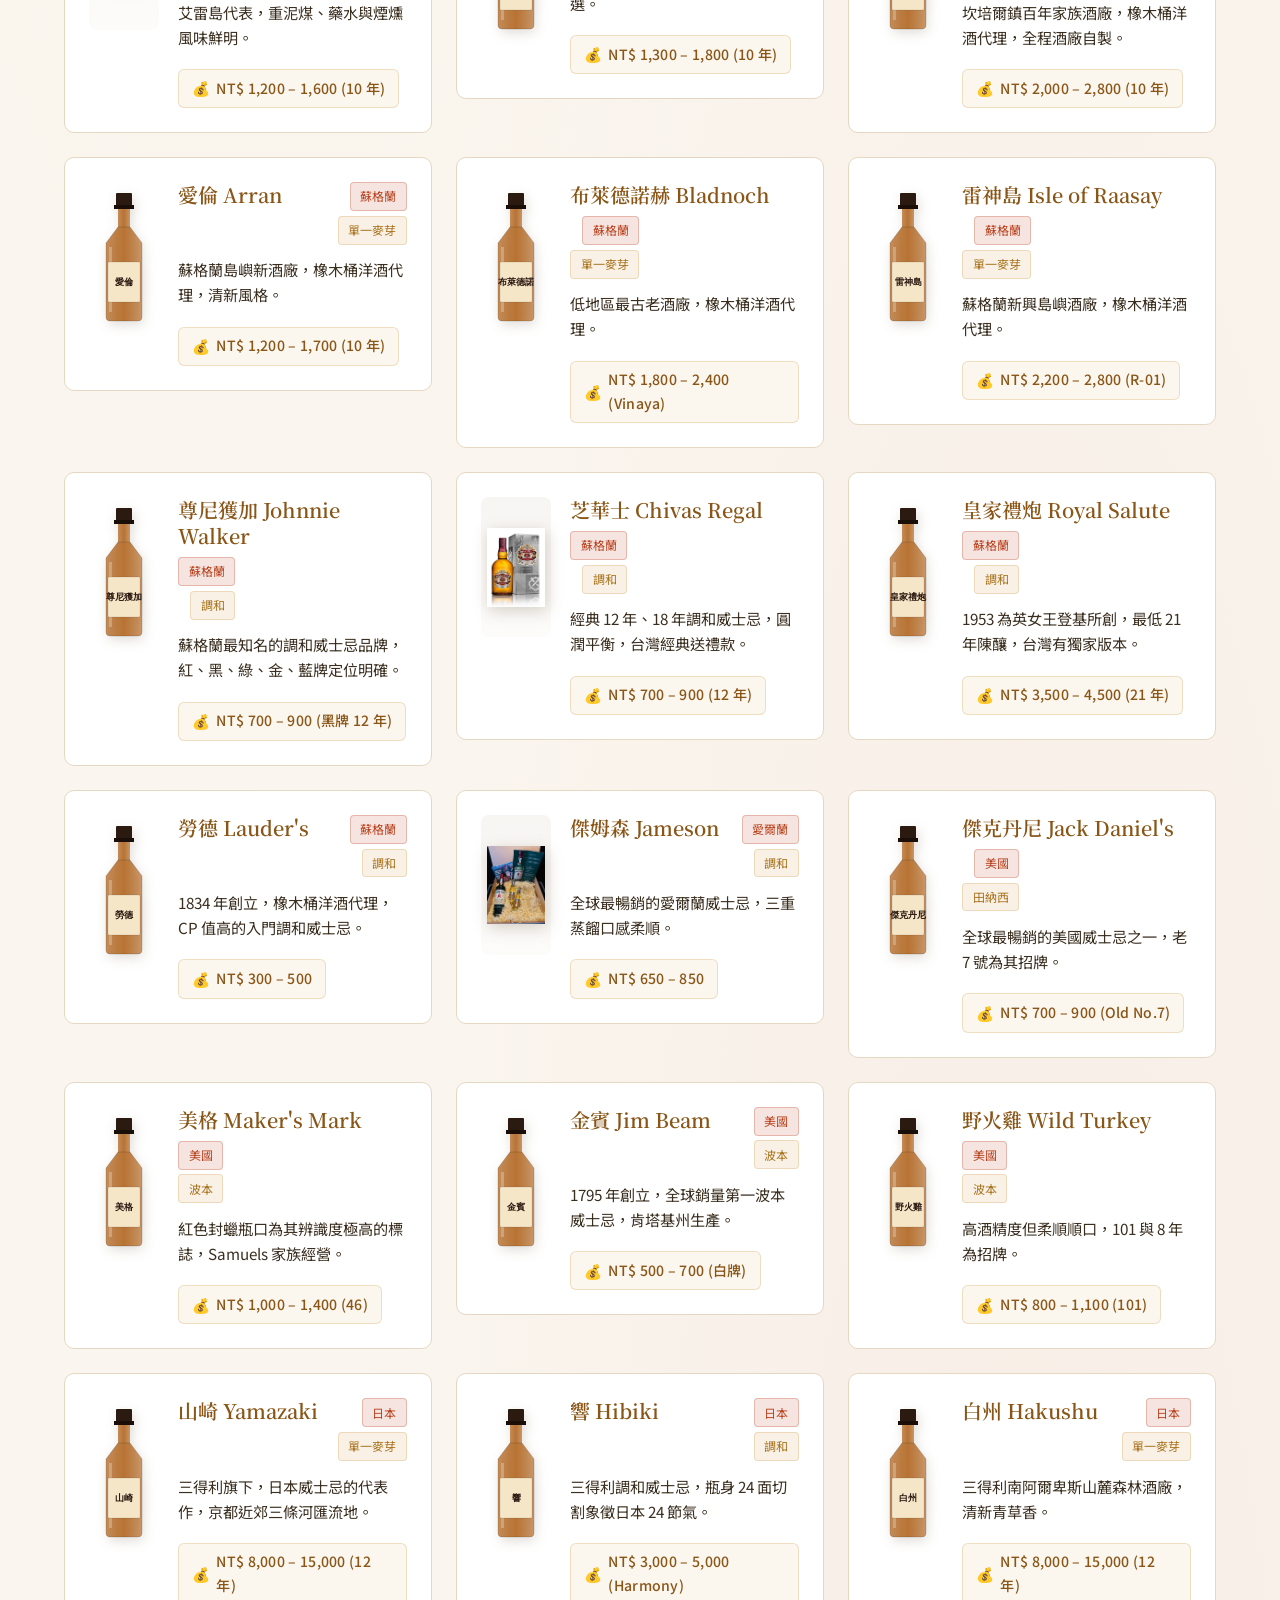
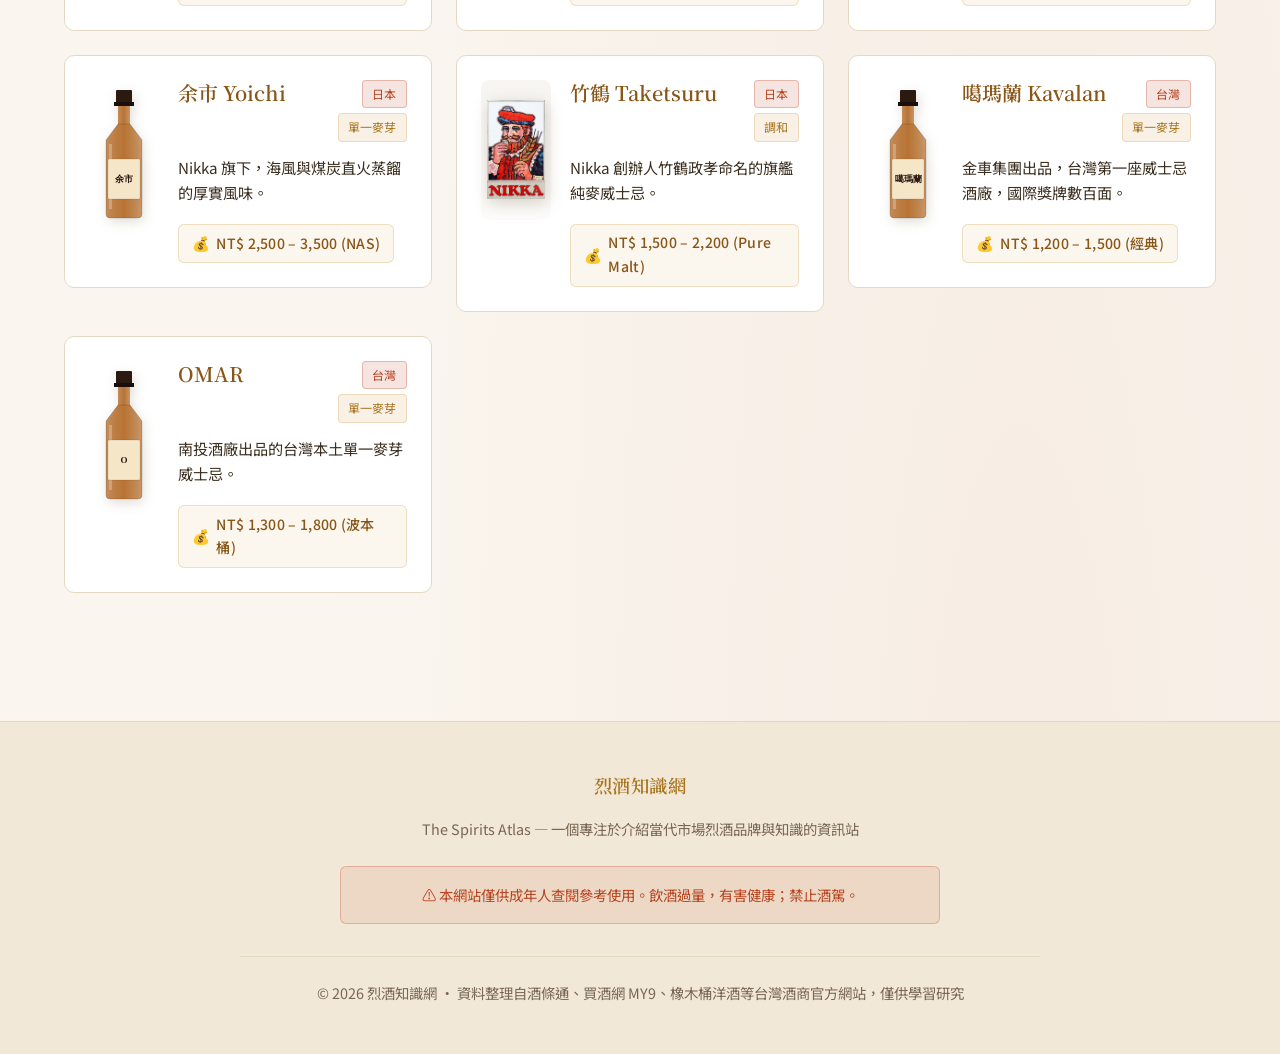
<file: pages/whisky.html>
<!DOCTYPE html>
<html lang="zh-Hant">
<head>
  <meta charset="UTF-8">
  <meta name="viewport" content="width=device-width, initial-scale=1.0">
  <title>威士忌 Whisky | 烈酒知識網</title>
  <meta name="description" content="威士忌完整指南：蘇格蘭、愛爾蘭、美國、日本、台灣威士忌的種類與市場品牌介紹。">
  <link rel="preconnect" href="https://fonts.googleapis.com">
  <link rel="preconnect" href="https://fonts.gstatic.com" crossorigin>
  <link href="https://fonts.googleapis.com/css2?family=Noto+Sans+TC:wght@400;500;700&family=Noto+Serif+TC:wght@500;600;700&display=swap" rel="stylesheet">
  <link rel="stylesheet" href="../css/style.css">
</head>
<body data-spirit="whisky">

  <nav class="navbar">
    <div class="nav-container">
      <a href="../index.html" class="nav-logo">
        <span class="logo-icon">🥃</span>
        <span>烈酒知識網</span>
      </a>
      <ul class="nav-menu">
        <li><a href="../index.html">首頁</a></li>
        <li><a href="whisky.html">威士忌</a></li>
        <li><a href="brandy.html">白蘭地</a></li>
        <li><a href="vodka.html">伏特加</a></li>
        <li><a href="gin.html">琴酒</a></li>
        <li><a href="rum.html">蘭姆酒</a></li>
        <li><a href="tequila.html">龍舌蘭</a></li>
        <li><a href="baijiu.html">中式白酒</a></li>
        <li><a href="others.html">其他</a></li>
      </ul>
    </div>
  </nav>

  <header class="page-header" id="pageHeader"></header>

  <section class="section">
    <div class="container">
      <div id="description"></div>
      <div class="info-grid" id="infoGrid"></div>
    </div>
  </section>

  <section class="section" id="typesSection" style="background:var(--color-bg-soft);">
    <div class="container">
      <h2 class="section-title">主要種類</h2>
      <p class="section-subtitle">依產地、原料與製法分類</p>
      <div class="types-list" id="typesList"></div>
    </div>
  </section>

  <section class="section">
    <div class="container">
      <h2 class="section-title">市場現售品牌</h2>
      <p class="section-subtitle">點擊國家標籤可篩選，或使用搜尋查找品牌</p>

      <div class="search-box">
        <input type="text" id="searchInput" placeholder="搜尋品牌名稱、產地、特色⋯⋯">
      </div>

      <div class="notice-banner" style="margin-bottom:1rem;">
        <strong>💰 價格與圖片說明：</strong>
        以下價格為 <strong>2026 年台灣市場參考零售價</strong>（多以 700ml 規格為基準），整理自酒條通、買酒網 MY9、橡木桶洋酒等台灣酒商網站。實際價格依酒商、年份與促銷而異，請以購買當下店家報價為準。<br>圖片由 <strong>Wikipedia</strong> 即時取得（CC 授權），若該品牌無維基條目則顯示 SVG 酒瓶。
      </div>

      <div class="filter-bar" id="filterBar"></div>

      <div class="brands-grid" id="brandsGrid"></div>
    </div>
  </section>

  <footer class="footer">
    <div class="footer-content">
      <h4>烈酒知識網</h4>
      <p>The Spirits Atlas — 一個專注於介紹當代市場烈酒品牌與知識的資訊站</p>
      <div class="disclaimer">
        ⚠ 本網站僅供成年人查閱參考使用。飲酒過量，有害健康；禁止酒駕。
      </div>
      <div class="footer-bottom">
        <p>© 2026 烈酒知識網 · 資料整理自酒條通、買酒網 MY9、橡木桶洋酒等台灣酒商官方網站，僅供學習研究</p>
      </div>
    </div>
  </footer>

  <button class="back-to-top" id="backToTop" aria-label="返回頂部">↑</button>

  <script src="../data/spirits.js"></script>
  <script src="../data/wiki-images.js"></script>
  <script src="../js/main.js"></script>
</body>
</html>
</file>
<file: css/style.css>
/* ============================================
   烈酒知識網 - 主樣式表
   風格：淺色溫潤、琥珀金色調，呈現精品酒類氛圍
   ============================================ */

:root {
  --color-bg: #faf6ef;
  --color-bg-soft: #f1e8d7;
  --color-card: #ffffff;
  --color-card-hover: #fbf6ec;
  --color-border: #e4d8c2;
  --color-amber: #a9741f;
  --color-amber-light: #8a5618;
  --color-amber-dark: #6d440f;
  --color-text: #3a2e1f;
  --color-text-muted: #786753;
  --color-accent: #b8431f;
  --shadow-soft: 0 4px 18px rgba(80, 55, 20, 0.10);
  --shadow-strong: 0 10px 34px rgba(80, 55, 20, 0.16);
  --font-serif: "Noto Serif TC", "Georgia", serif;
  --font-sans: "Noto Sans TC", "Helvetica Neue", Arial, sans-serif;
}

* {
  margin: 0;
  padding: 0;
  box-sizing: border-box;
}

html {
  scroll-behavior: smooth;
}

body {
  font-family: var(--font-sans);
  background-color: var(--color-bg);
  background-image:
    radial-gradient(at 20% 0%, rgba(212, 163, 88, 0.08) 0px, transparent 50%),
    radial-gradient(at 80% 100%, rgba(196, 77, 47, 0.06) 0px, transparent 50%);
  color: var(--color-text);
  line-height: 1.7;
  min-height: 100vh;
}

/* ============================================
   排版
   ============================================ */
h1, h2, h3, h4 {
  font-family: var(--font-serif);
  font-weight: 600;
  color: var(--color-amber-light);
  letter-spacing: 0.5px;
}

h1 { font-size: clamp(2rem, 5vw, 3.5rem); line-height: 1.2; }
h2 { font-size: clamp(1.5rem, 3vw, 2.2rem); margin-bottom: 1rem; }
h3 { font-size: 1.4rem; margin-bottom: 0.5rem; }
h4 { font-size: 1.15rem; color: var(--color-amber); }

p { margin-bottom: 1rem; color: var(--color-text); }

a {
  color: var(--color-amber);
  text-decoration: none;
  transition: color 0.3s ease;
}

a:hover { color: var(--color-amber-light); }

/* ============================================
   頂部導覽列
   ============================================ */
.navbar {
  position: sticky;
  top: 0;
  z-index: 100;
  background: rgba(250, 246, 239, 0.85);
  backdrop-filter: blur(10px);
  border-bottom: 1px solid var(--color-border);
  padding: 1rem 0;
}

.nav-container {
  max-width: 1200px;
  margin: 0 auto;
  padding: 0 1.5rem;
  display: flex;
  justify-content: space-between;
  align-items: center;
  flex-wrap: wrap;
  gap: 1rem;
}

.nav-logo {
  display: flex;
  align-items: center;
  gap: 0.6rem;
  font-family: var(--font-serif);
  font-size: 1.4rem;
  font-weight: 600;
  color: var(--color-amber-light);
}

.nav-logo .logo-icon {
  font-size: 1.8rem;
}

.nav-menu {
  display: flex;
  gap: 1.5rem;
  list-style: none;
  flex-wrap: wrap;
}

.nav-menu a {
  color: var(--color-text);
  font-size: 0.95rem;
  padding: 0.3rem 0.5rem;
  border-bottom: 2px solid transparent;
  transition: all 0.3s ease;
}

.nav-menu a:hover,
.nav-menu a.active {
  color: var(--color-amber-light);
  border-bottom-color: var(--color-amber);
}

/* ============================================
   英雄區塊（首頁）
   ============================================ */
.hero {
  padding: 6rem 1.5rem 4rem;
  text-align: center;
  max-width: 1100px;
  margin: 0 auto;
}

.hero-subtitle {
  display: inline-block;
  color: var(--color-amber);
  font-size: 0.9rem;
  letter-spacing: 3px;
  text-transform: uppercase;
  margin-bottom: 1rem;
}

.hero h1 {
  margin-bottom: 1.5rem;
}

.hero-divider {
  width: 80px;
  height: 2px;
  background: linear-gradient(90deg, transparent, var(--color-amber), transparent);
  margin: 1.5rem auto;
}

.hero-description {
  font-size: 1.1rem;
  max-width: 720px;
  margin: 0 auto;
  color: var(--color-text-muted);
}

/* ============================================
   通用容器
   ============================================ */
.container {
  max-width: 1200px;
  margin: 0 auto;
  padding: 0 1.5rem;
}

.section {
  padding: 4rem 1.5rem;
}

.section-title {
  text-align: center;
  margin-bottom: 0.5rem;
}

.section-subtitle {
  text-align: center;
  color: var(--color-text-muted);
  margin-bottom: 3rem;
}

/* ============================================
   類別卡片網格（首頁）
   ============================================ */
.category-grid {
  display: grid;
  grid-template-columns: repeat(auto-fit, minmax(280px, 1fr));
  gap: 1.8rem;
  max-width: 1200px;
  margin: 0 auto;
}

.category-card {
  background: linear-gradient(145deg, var(--color-card), var(--color-bg-soft));
  border: 1px solid var(--color-border);
  border-radius: 12px;
  padding: 2.2rem 1.8rem;
  text-align: center;
  cursor: pointer;
  transition: all 0.4s cubic-bezier(0.2, 0.8, 0.2, 1);
  display: block;
  color: var(--color-text);
  position: relative;
  overflow: hidden;
}

.category-card::before {
  content: '';
  position: absolute;
  top: 0;
  left: -100%;
  width: 100%;
  height: 100%;
  background: linear-gradient(90deg, transparent, rgba(212, 163, 88, 0.08), transparent);
  transition: left 0.6s ease;
}

.category-card:hover::before {
  left: 100%;
}

.category-card:hover {
  transform: translateY(-6px);
  border-color: var(--color-amber);
  box-shadow: var(--shadow-strong);
}

.category-icon {
  font-size: 3.5rem;
  margin-bottom: 1rem;
  display: block;
}

.category-card h3 {
  color: var(--color-amber-light);
  font-size: 1.5rem;
  margin-bottom: 0.3rem;
}

.category-card .category-en {
  color: var(--color-text-muted);
  font-style: italic;
  font-size: 0.9rem;
  margin-bottom: 1rem;
  display: block;
}

.category-card p {
  font-size: 0.95rem;
  color: var(--color-text);
  margin-bottom: 0;
}

/* ============================================
   詳細頁面 - 頁首
   ============================================ */
.page-header {
  text-align: center;
  padding: 5rem 1.5rem 3rem;
  border-bottom: 1px solid var(--color-border);
  background: linear-gradient(180deg, var(--color-bg-soft) 0%, transparent 100%);
}

.page-header .icon-large {
  font-size: 5rem;
  display: block;
  margin-bottom: 1rem;
}

.page-header h1 {
  margin-bottom: 0.5rem;
}

.page-header .name-en {
  color: var(--color-amber);
  font-style: italic;
  font-size: 1.3rem;
  letter-spacing: 2px;
}

/* ============================================
   資料表格
   ============================================ */
.info-grid {
  display: grid;
  grid-template-columns: repeat(auto-fit, minmax(220px, 1fr));
  gap: 1rem;
  margin: 2rem 0 3rem;
}

.info-cell {
  background: var(--color-card);
  border-left: 3px solid var(--color-amber);
  padding: 1rem 1.2rem;
  border-radius: 4px;
}

.info-cell .label {
  font-size: 0.8rem;
  color: var(--color-text-muted);
  text-transform: uppercase;
  letter-spacing: 1px;
  margin-bottom: 0.3rem;
}

.info-cell .value {
  color: var(--color-amber-light);
  font-weight: 500;
  font-size: 1rem;
}

/* ============================================
   類型/品牌列表
   ============================================ */
.types-list {
  display: grid;
  grid-template-columns: repeat(auto-fit, minmax(280px, 1fr));
  gap: 1.2rem;
  margin: 2rem 0;
}

.type-item {
  background: var(--color-card);
  border: 1px solid var(--color-border);
  border-radius: 8px;
  padding: 1.4rem;
  transition: all 0.3s ease;
}

.type-item:hover {
  border-color: var(--color-amber);
  transform: translateY(-2px);
}

.type-item h4 {
  margin-bottom: 0.5rem;
}

.type-item p {
  margin-bottom: 0;
  font-size: 0.95rem;
  color: var(--color-text-muted);
}

/* ============================================
   品牌卡片
   ============================================ */
.brands-section {
  margin-top: 3rem;
}

.brands-grid {
  display: grid;
  grid-template-columns: repeat(auto-fill, minmax(300px, 1fr));
  gap: 1.5rem;
  margin-top: 2rem;
}

.brand-card {
  background: var(--color-card);
  border: 1px solid var(--color-border);
  border-radius: 10px;
  padding: 1.5rem;
  transition: all 0.3s ease;
  position: relative;
  display: grid;
  grid-template-columns: 70px 1fr;
  gap: 1.2rem;
  align-items: start;
}

.brand-card:hover {
  background: var(--color-card-hover);
  border-color: var(--color-amber);
  transform: translateY(-3px);
  box-shadow: var(--shadow-soft);
}

.brand-bottle {
  display: flex;
  align-items: center;
  justify-content: center;
  padding-top: 0.3rem;
  min-height: 140px;
  position: relative;
}

.brand-bottle.has-image {
  background: linear-gradient(180deg, rgba(120, 90, 40, 0.06), rgba(120, 90, 40, 0.02));
  border-radius: 8px;
  padding: 6px;
}

.brand-image {
  width: 100%;
  max-width: 70px;
  max-height: 140px;
  object-fit: contain;
  filter: drop-shadow(2px 4px 8px rgba(80, 55, 20, 0.22));
  transition: transform 0.3s ease;
  animation: fadeIn 0.5s ease-out;
}

.brand-card:hover .brand-image {
  transform: translateY(-4px) scale(1.05);
}

.bottle-svg {
  width: 60px;
  height: 140px;
  filter: drop-shadow(2px 4px 6px rgba(80, 55, 20, 0.18));
  transition: transform 0.3s ease;
}

.brand-card:hover .bottle-svg {
  transform: translateY(-4px) rotate(-2deg);
}

.brand-info {
  min-width: 0;
}

.brand-card-header {
  display: flex;
  justify-content: space-between;
  align-items: flex-start;
  margin-bottom: 0.8rem;
  gap: 0.5rem;
  flex-wrap: wrap;
}

.brand-name {
  color: var(--color-amber-light);
  font-family: var(--font-serif);
  font-size: 1.25rem;
  font-weight: 600;
  line-height: 1.3;
}

.brand-tags {
  display: flex;
  flex-direction: column;
  gap: 0.3rem;
  align-items: flex-end;
}

.brand-tag {
  background: rgba(212, 163, 88, 0.15);
  color: var(--color-amber);
  font-size: 0.75rem;
  padding: 0.2rem 0.6rem;
  border-radius: 4px;
  border: 1px solid rgba(212, 163, 88, 0.3);
  white-space: nowrap;
}

.brand-tag.country {
  background: rgba(196, 77, 47, 0.15);
  color: var(--color-accent);
  border-color: rgba(196, 77, 47, 0.3);
}

.brand-desc {
  font-size: 0.95rem;
  color: var(--color-text);
  line-height: 1.65;
  margin-bottom: 0.8rem;
}

.brand-price {
  display: inline-flex;
  align-items: center;
  gap: 0.4rem;
  background: rgba(212, 163, 88, 0.1);
  border: 1px solid rgba(212, 163, 88, 0.3);
  padding: 0.4rem 0.8rem;
  border-radius: 6px;
  font-size: 0.88rem;
  color: var(--color-amber-light);
  font-weight: 500;
  margin-top: 0.4rem;
}

.price-icon {
  font-size: 0.9rem;
}

.price-text {
  letter-spacing: 0.3px;
}

/* ============================================
   篩選/搜尋區
   ============================================ */
.filter-bar {
  display: flex;
  flex-wrap: wrap;
  gap: 0.6rem;
  justify-content: center;
  margin: 2rem 0;
}

.filter-btn {
  background: transparent;
  border: 1px solid var(--color-border);
  color: var(--color-text-muted);
  padding: 0.5rem 1.2rem;
  border-radius: 20px;
  cursor: pointer;
  font-size: 0.9rem;
  font-family: inherit;
  transition: all 0.3s ease;
}

.filter-btn:hover {
  border-color: var(--color-amber);
  color: var(--color-amber-light);
}

.filter-btn.active {
  background: var(--color-amber);
  color: var(--color-bg);
  border-color: var(--color-amber);
  font-weight: 500;
}

.search-box {
  max-width: 500px;
  margin: 0 auto 2rem;
  position: relative;
}

.search-box input {
  width: 100%;
  background: var(--color-card);
  border: 1px solid var(--color-border);
  color: var(--color-text);
  padding: 0.8rem 1rem 0.8rem 2.8rem;
  border-radius: 8px;
  font-family: inherit;
  font-size: 1rem;
  transition: border-color 0.3s ease;
}

.search-box input:focus {
  outline: none;
  border-color: var(--color-amber);
}

.search-box::before {
  content: '🔍';
  position: absolute;
  left: 1rem;
  top: 50%;
  transform: translateY(-50%);
  pointer-events: none;
}

/* ============================================
   等級表（白蘭地）
   ============================================ */
.grade-table {
  width: 100%;
  border-collapse: collapse;
  margin: 2rem 0;
  background: var(--color-card);
  border-radius: 8px;
  overflow: hidden;
}

.grade-table th,
.grade-table td {
  padding: 1rem 1.2rem;
  text-align: left;
  border-bottom: 1px solid var(--color-border);
}

.grade-table th {
  background: var(--color-bg-soft);
  color: var(--color-amber);
  font-weight: 600;
  letter-spacing: 1px;
}

.grade-table td {
  color: var(--color-text);
}

.grade-table tr:last-child td {
  border-bottom: none;
}

.grade-table tr:hover td {
  background: var(--color-card-hover);
}

/* ============================================
   提示橫幅
   ============================================ */
.notice-banner {
  background: linear-gradient(90deg, rgba(196, 77, 47, 0.1), rgba(212, 163, 88, 0.05));
  border-left: 4px solid var(--color-accent);
  padding: 1rem 1.5rem;
  border-radius: 6px;
  margin: 2rem 0;
  font-size: 0.95rem;
  color: var(--color-text);
}

.notice-banner strong {
  color: var(--color-accent);
}

/* ============================================
   頁尾
   ============================================ */
.footer {
  background: var(--color-bg-soft);
  border-top: 1px solid var(--color-border);
  padding: 3rem 1.5rem 2rem;
  margin-top: 4rem;
  text-align: center;
}

.footer-content {
  max-width: 800px;
  margin: 0 auto;
}

.footer h4 {
  margin-bottom: 1rem;
}

.footer p {
  color: var(--color-text-muted);
  font-size: 0.9rem;
}

.footer .disclaimer {
  background: rgba(196, 77, 47, 0.1);
  border: 1px solid rgba(196, 77, 47, 0.3);
  border-radius: 6px;
  padding: 1rem;
  margin: 1.5rem auto;
  max-width: 600px;
  color: var(--color-accent);
  font-size: 0.9rem;
}

.footer-bottom {
  margin-top: 2rem;
  padding-top: 1.5rem;
  border-top: 1px solid var(--color-border);
  font-size: 0.85rem;
  color: var(--color-text-muted);
}

/* ============================================
   響應式
   ============================================ */
@media (max-width: 768px) {
  .nav-menu {
    gap: 0.8rem;
    font-size: 0.85rem;
  }
  .nav-menu a {
    font-size: 0.85rem;
  }
  .nav-logo { font-size: 1.2rem; }
  .hero { padding: 3rem 1rem 2rem; }
  .brands-grid {
    grid-template-columns: 1fr;
  }
  .brand-card {
    grid-template-columns: 56px 1fr;
    gap: 0.8rem;
    padding: 1.2rem;
  }
  .bottle-svg {
    width: 50px;
    height: 116px;
  }
  .brand-image {
    max-width: 56px;
    max-height: 116px;
  }
  .info-grid {
    grid-template-columns: 1fr;
  }
}

/* ============================================
   動畫
   ============================================ */
@keyframes fadeIn {
  from {
    opacity: 0;
    transform: translateY(20px);
  }
  to {
    opacity: 1;
    transform: translateY(0);
  }
}

.fade-in {
  animation: fadeIn 0.6s ease-out;
}

.fade-in-delay-1 { animation-delay: 0.1s; animation-fill-mode: both; }
.fade-in-delay-2 { animation-delay: 0.2s; animation-fill-mode: both; }
.fade-in-delay-3 { animation-delay: 0.3s; animation-fill-mode: both; }

/* ============================================
   返回頂部按鈕
   ============================================ */
.back-to-top {
  position: fixed;
  bottom: 2rem;
  right: 2rem;
  width: 48px;
  height: 48px;
  background: var(--color-amber);
  color: var(--color-bg);
  border: none;
  border-radius: 50%;
  cursor: pointer;
  font-size: 1.3rem;
  opacity: 0;
  pointer-events: none;
  transition: all 0.3s ease;
  box-shadow: var(--shadow-soft);
  z-index: 99;
}

.back-to-top.visible {
  opacity: 1;
  pointer-events: auto;
}

.back-to-top:hover {
  background: var(--color-amber-light);
  transform: translateY(-3px);
}

/* ============================================
   品牌卡片連結 / 品牌詳情頁
   ============================================ */
.brand-card-link {
  display: block;
  color: inherit;
  text-decoration: none;
}

.brand-card-link:hover { text-decoration: none; }

.back-link {
  display: inline-block;
  color: var(--color-amber);
  text-decoration: none;
  margin-bottom: 1.5rem;
  font-size: 0.95rem;
  transition: color 0.2s ease;
}

.back-link:hover { color: var(--color-amber-light); }

.products-grid {
  display: grid;
  grid-template-columns: repeat(auto-fill, minmax(220px, 1fr));
  gap: 1.5rem;
  margin-top: 2rem;
}

.product-card {
  background: var(--color-card);
  border: 1px solid var(--color-border);
  border-radius: 10px;
  padding: 1.2rem;
  transition: all 0.3s ease;
  display: flex;
  flex-direction: column;
  align-items: center;
  text-align: center;
}

.product-card:hover {
  background: var(--color-card-hover);
  border-color: var(--color-amber);
  transform: translateY(-3px);
  box-shadow: var(--shadow-soft);
}

.product-image-box {
  width: 100%;
  min-height: 180px;
  display: flex;
  align-items: center;
  justify-content: center;
  margin-bottom: 1rem;
}

.product-image-box.has-image {
  background: linear-gradient(180deg, rgba(120, 90, 40, 0.06), rgba(120, 90, 40, 0.02));
  border-radius: 8px;
  padding: 8px;
}

.product-image {
  max-width: 100%;
  max-height: 200px;
  object-fit: contain;
  filter: drop-shadow(2px 4px 8px rgba(80, 55, 20, 0.22));
  animation: fadeIn 0.5s ease-out;
}

.product-info { width: 100%; }

.product-name {
  font-family: var(--font-serif);
  font-weight: 600;
  font-size: 1.05rem;
  color: var(--color-amber-light);
  margin-bottom: 0.5rem;
  line-height: 1.4;
}

.product-desc {
  font-size: 0.9rem;
  color: var(--color-text-muted);
  margin-bottom: 0.75rem;
  line-height: 1.5;
}

.product-price {
  font-size: 0.9rem;
  color: var(--color-text);
  margin-top: 0.5rem;
}

.no-products {
  text-align: center;
  color: var(--color-text-muted);
  padding: 3rem 1rem;
  font-size: 1rem;
}

/* ============================================
   無障礙：skip nav + 全站 focus 樣式
   ============================================ */
.skip-nav {
  position: absolute;
  top: -40px;
  left: 0;
  background: var(--color-amber);
  color: var(--color-bg);
  padding: 0.6rem 1rem;
  font-weight: 600;
  z-index: 1000;
  text-decoration: none;
  border-radius: 0 0 6px 0;
  transition: top 0.2s ease;
}

.skip-nav:focus {
  top: 0;
  outline: none;
}

:focus-visible {
  outline: 2px solid var(--color-amber);
  outline-offset: 2px;
  border-radius: 4px;
}

.visually-hidden {
  position: absolute;
  width: 1px;
  height: 1px;
  padding: 0;
  margin: -1px;
  overflow: hidden;
  clip: rect(0, 0, 0, 0);
  white-space: nowrap;
  border: 0;
}

/* ============================================
   手機漢堡選單
   ============================================ */
.nav-toggle {
  display: none;
  background: none;
  border: none;
  padding: 0.5rem;
  cursor: pointer;
  flex-direction: column;
  justify-content: center;
  gap: 5px;
  width: 40px;
  height: 40px;
  z-index: 101;
}

.nav-toggle span {
  display: block;
  width: 24px;
  height: 2px;
  background: var(--color-text);
  border-radius: 1px;
  transition: all 0.25s ease;
}

.nav-toggle.open span:nth-child(1) { transform: translateY(7px) rotate(45deg); }
.nav-toggle.open span:nth-child(2) { opacity: 0; }
.nav-toggle.open span:nth-child(3) { transform: translateY(-7px) rotate(-45deg); }

@media (max-width: 768px) {
  .nav-toggle { display: flex; }
  .nav-container { position: relative; }
  .nav-menu {
    position: absolute;
    top: calc(100% + 1rem);
    left: -1.5rem;
    right: -1.5rem;
    background: rgba(250, 246, 239, 0.98);
    backdrop-filter: blur(12px);
    border-bottom: 1px solid var(--color-border);
    flex-direction: column;
    align-items: flex-start;
    padding: 0 1.5rem;
    max-height: 0;
    overflow: hidden;
    transition: max-height 0.3s ease, padding 0.3s ease;
    gap: 0;
  }
  .nav-menu.open {
    max-height: 600px;
    padding: 0.5rem 1.5rem 1rem;
  }
  .nav-menu li { width: 100%; }
  .nav-menu a {
    display: block;
    width: 100%;
    padding: 0.8rem 0.25rem;
    border-bottom: 1px solid var(--color-border);
    font-size: 1rem;
  }
  .nav-menu li:last-child a { border-bottom: none; }
}

/* ============================================
   麵包屑
   ============================================ */
.breadcrumb {
  padding: 1rem 0 0.5rem;
  max-width: 1200px;
  margin: 0 auto;
}

.breadcrumb-inner {
  padding: 0 1.5rem;
}

.breadcrumb ol {
  list-style: none;
  display: flex;
  flex-wrap: wrap;
  gap: 0.5rem;
  align-items: center;
  font-size: 0.88rem;
  color: var(--color-text-muted);
}

.breadcrumb li {
  display: flex;
  align-items: center;
  gap: 0.5rem;
}

.breadcrumb li + li::before {
  content: '›';
  color: var(--color-text-muted);
  opacity: 0.6;
}

.breadcrumb a {
  color: var(--color-text-muted);
}

.breadcrumb a:hover {
  color: var(--color-amber);
}

.breadcrumb [aria-current="page"] {
  color: var(--color-amber-light);
  font-weight: 500;
}

/* ============================================
   進階工具列：篩選 + 排序
   ============================================ */
.filter-bar.toolbar,
.toolbar {
  display: flex;
  flex-direction: column;
  gap: 1rem;
  margin: 1rem 0 1.5rem;
  padding: 1.2rem;
  background: var(--color-card);
  border: 1px solid var(--color-border);
  border-radius: 10px;
  justify-content: flex-start;
}

.toolbar-row {
  display: flex;
  align-items: center;
  gap: 0.8rem;
  flex-wrap: wrap;
}

.toolbar-label {
  font-size: 0.85rem;
  color: var(--color-text-muted);
  min-width: 3rem;
  flex-shrink: 0;
  font-weight: 500;
}

.toolbar-chips {
  display: flex;
  gap: 0.5rem;
  flex-wrap: wrap;
  flex: 1;
}

.toolbar-sort-group {
  display: flex;
  align-items: center;
  gap: 0.5rem;
  margin-left: auto;
}

.toolbar-sort {
  background: var(--color-bg-soft);
  color: var(--color-text);
  border: 1px solid var(--color-border);
  border-radius: 6px;
  padding: 0.45rem 0.8rem;
  font-size: 0.9rem;
  font-family: inherit;
  cursor: pointer;
}

.toolbar-sort:hover { border-color: var(--color-amber); }

.result-count {
  margin: 0 0 1rem;
  color: var(--color-text-muted);
  font-size: 0.9rem;
}

.result-count strong {
  color: var(--color-amber-light);
  font-weight: 600;
}

.empty-state {
  grid-column: 1 / -1;
  text-align: center;
  padding: 4rem 2rem;
  color: var(--color-text-muted);
  background: var(--color-card);
  border: 1px dashed var(--color-border);
  border-radius: 10px;
}

.empty-state-icon {
  font-size: 2.5rem;
  margin-bottom: 1rem;
  opacity: 0.5;
}

.empty-state-title {
  font-size: 1.1rem;
  color: var(--color-text);
  margin-bottom: 0.5rem;
}

/* ============================================
   圖片骨架屏
   ============================================ */
@keyframes shimmer {
  0% { background-position: -200% 0; }
  100% { background-position: 200% 0; }
}

.brand-bottle.loading,
.product-image-box.loading {
  background: linear-gradient(
    90deg,
    rgba(80, 55, 20, 0.04) 0%,
    rgba(80, 55, 20, 0.10) 50%,
    rgba(80, 55, 20, 0.04) 100%
  );
  background-size: 200% 100%;
  animation: shimmer 1.6s linear infinite;
  border-radius: 8px;
}

.brand-bottle.loading .bottle-svg,
.product-image-box.loading .bottle-svg {
  opacity: 0.55;
}

/* ============================================
   品牌頁：上一個/下一個品牌
   ============================================ */
.brand-pager {
  display: grid;
  grid-template-columns: 1fr 1fr;
  gap: 1rem;
  margin-top: 3rem;
  padding-top: 2rem;
  border-top: 1px solid var(--color-border);
}

.brand-pager-link {
  display: flex;
  flex-direction: column;
  gap: 0.4rem;
  padding: 1rem 1.2rem;
  background: var(--color-card);
  border: 1px solid var(--color-border);
  border-radius: 8px;
  color: var(--color-text);
  text-decoration: none;
  transition: all 0.25s ease;
  min-width: 0;
}

.brand-pager-link:hover {
  border-color: var(--color-amber);
  background: var(--color-card-hover);
  transform: translateY(-2px);
}

.brand-pager-link.next {
  text-align: right;
  align-items: flex-end;
}

.brand-pager-direction {
  font-size: 0.8rem;
  color: var(--color-text-muted);
}

.brand-pager-name {
  font-family: var(--font-serif);
  font-weight: 600;
  color: var(--color-amber-light);
  overflow: hidden;
  text-overflow: ellipsis;
  white-space: nowrap;
  max-width: 100%;
}

.brand-pager-spacer {
  visibility: hidden;
}

@media (max-width: 600px) {
  .brand-pager { grid-template-columns: 1fr; }
  .brand-pager-link.next { text-align: left; align-items: flex-start; }
}

/* ============================================
   產品圖燈箱 (Lightbox)
   ============================================ */
.product-card {
  cursor: pointer;
}

.product-image-box.has-image {
  cursor: zoom-in;
}

.lightbox {
  position: fixed;
  inset: 0;
  background: rgba(0, 0, 0, 0.88);
  display: none;
  align-items: center;
  justify-content: center;
  z-index: 1000;
  padding: 2rem;
  animation: fadeIn 0.2s ease-out;
}

.lightbox.open {
  display: flex;
}

.lightbox-content {
  max-width: min(90vw, 600px);
  max-height: 90vh;
  display: flex;
  flex-direction: column;
  align-items: center;
  gap: 1rem;
}

.lightbox-media {
  display: flex;
  align-items: center;
  justify-content: center;
  width: 100%;
}

.lightbox-img {
  max-width: 100%;
  max-height: 75vh;
  object-fit: contain;
  filter: drop-shadow(0 10px 30px rgba(0, 0, 0, 0.6));
}

.lightbox-svg {
  width: min(60vw, 280px);
  height: auto;
  max-height: 75vh;
  filter: drop-shadow(0 10px 30px rgba(0, 0, 0, 0.6));
}

.lightbox-placeholder-note {
  margin-top: 0.4rem;
  font-size: 0.8rem;
  color: var(--color-text-muted);
  opacity: 0.75;
}

.lightbox-caption {
  color: var(--color-text);
  text-align: center;
  font-family: var(--font-serif);
  font-size: 1.05rem;
}

.lightbox-caption .product-price {
  color: var(--color-text-muted);
  font-size: 0.9rem;
  margin-top: 0.25rem;
}

.lightbox-close {
  position: absolute;
  top: 1.2rem;
  right: 1.2rem;
  background: rgba(255, 255, 255, 0.1);
  border: none;
  color: white;
  font-size: 1.8rem;
  width: 44px;
  height: 44px;
  border-radius: 50%;
  cursor: pointer;
  display: flex;
  align-items: center;
  justify-content: center;
  transition: background 0.2s ease;
}

.lightbox-close:hover {
  background: rgba(255, 255, 255, 0.2);
}

/* ============================================
   響應式（補充）
   ============================================ */
@media (max-width: 768px) {
  .toolbar { padding: 1rem; }
  .toolbar-sort-group { width: 100%; margin-left: 0; }
  .toolbar-sort { flex: 1; }
}
</file>
